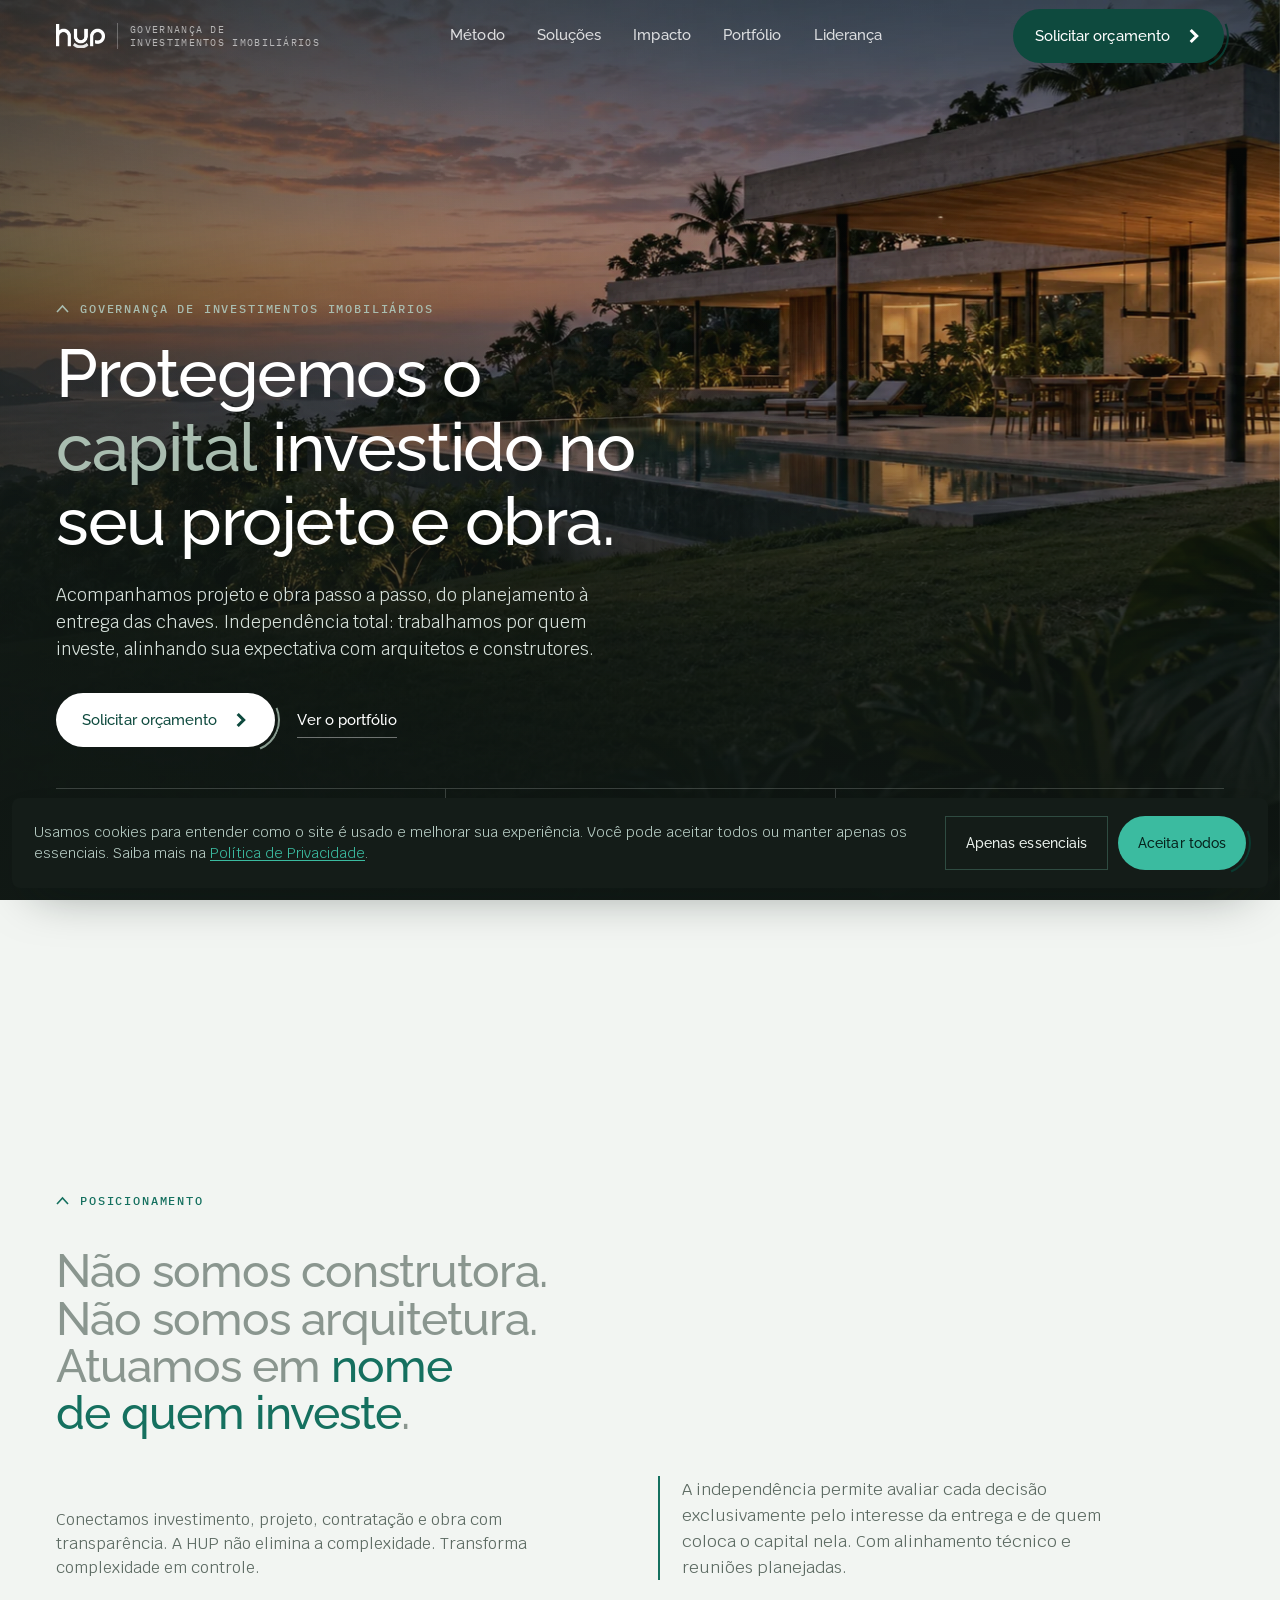
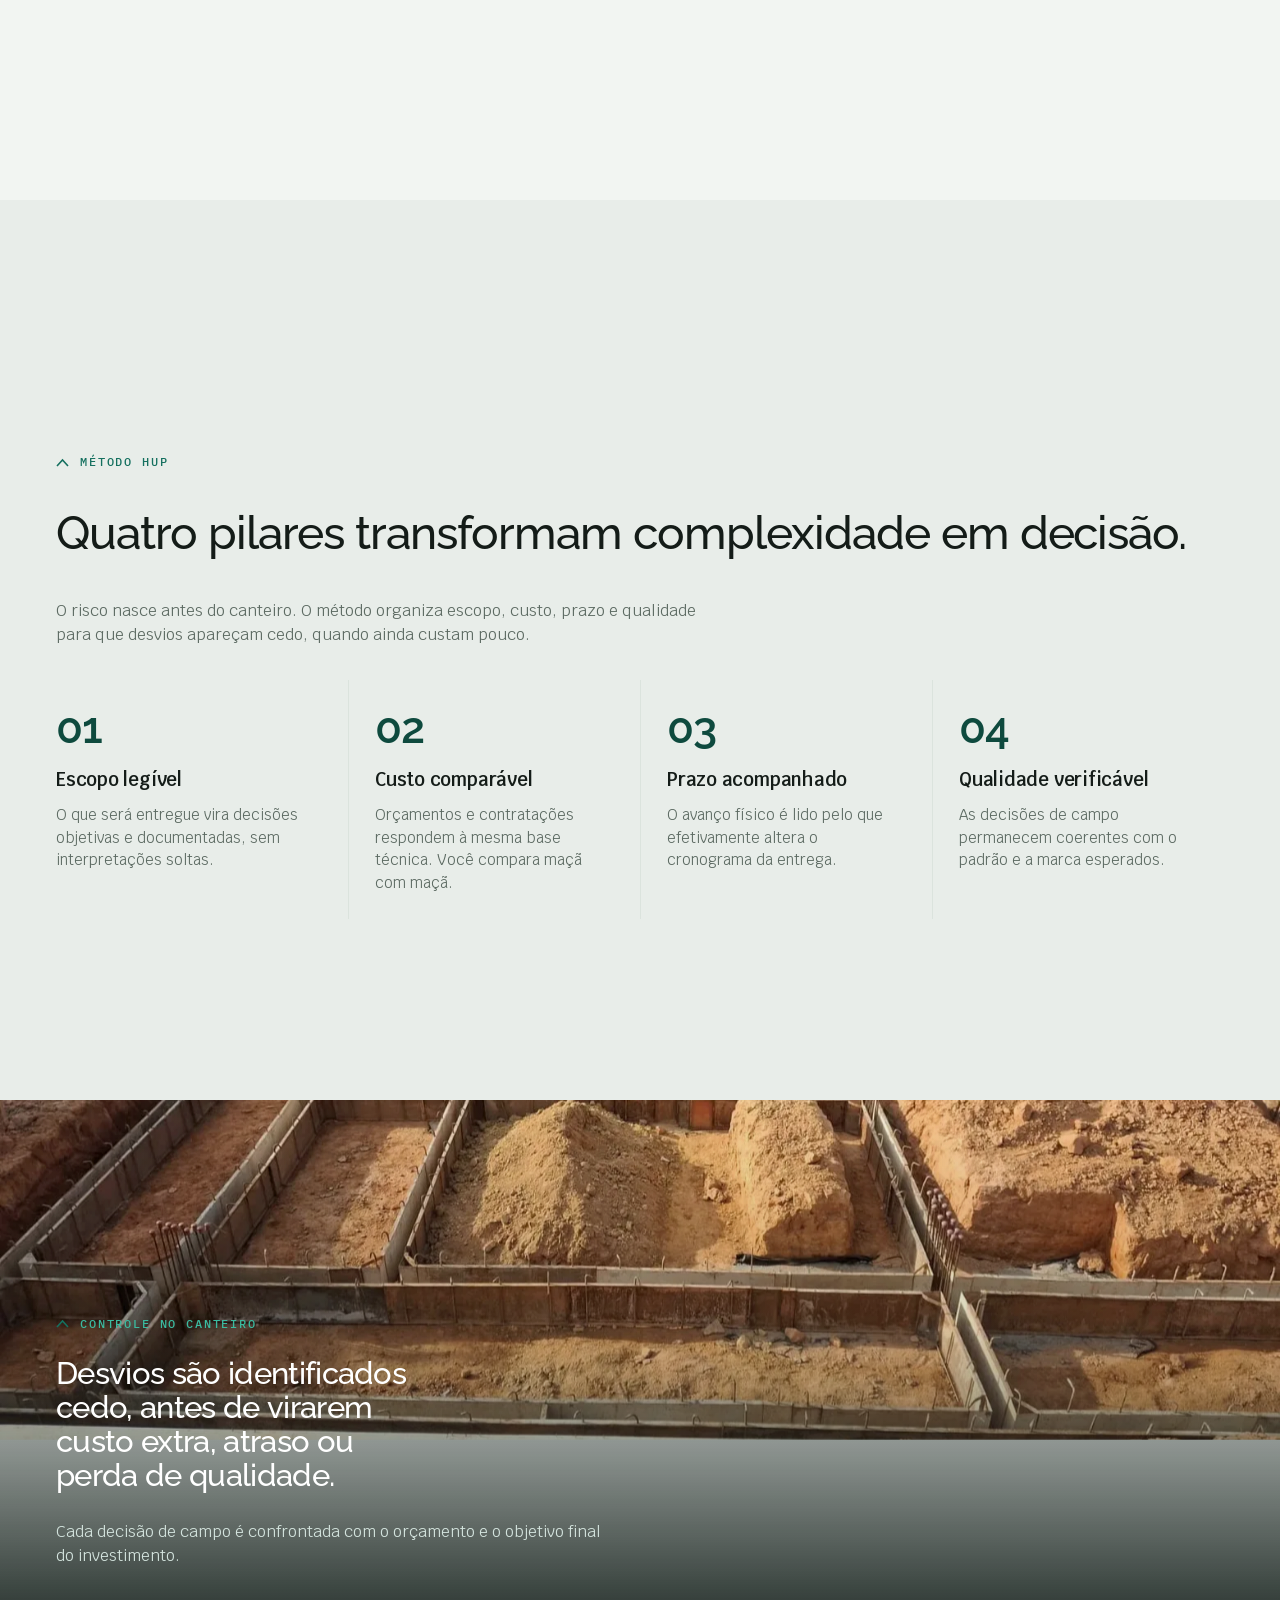
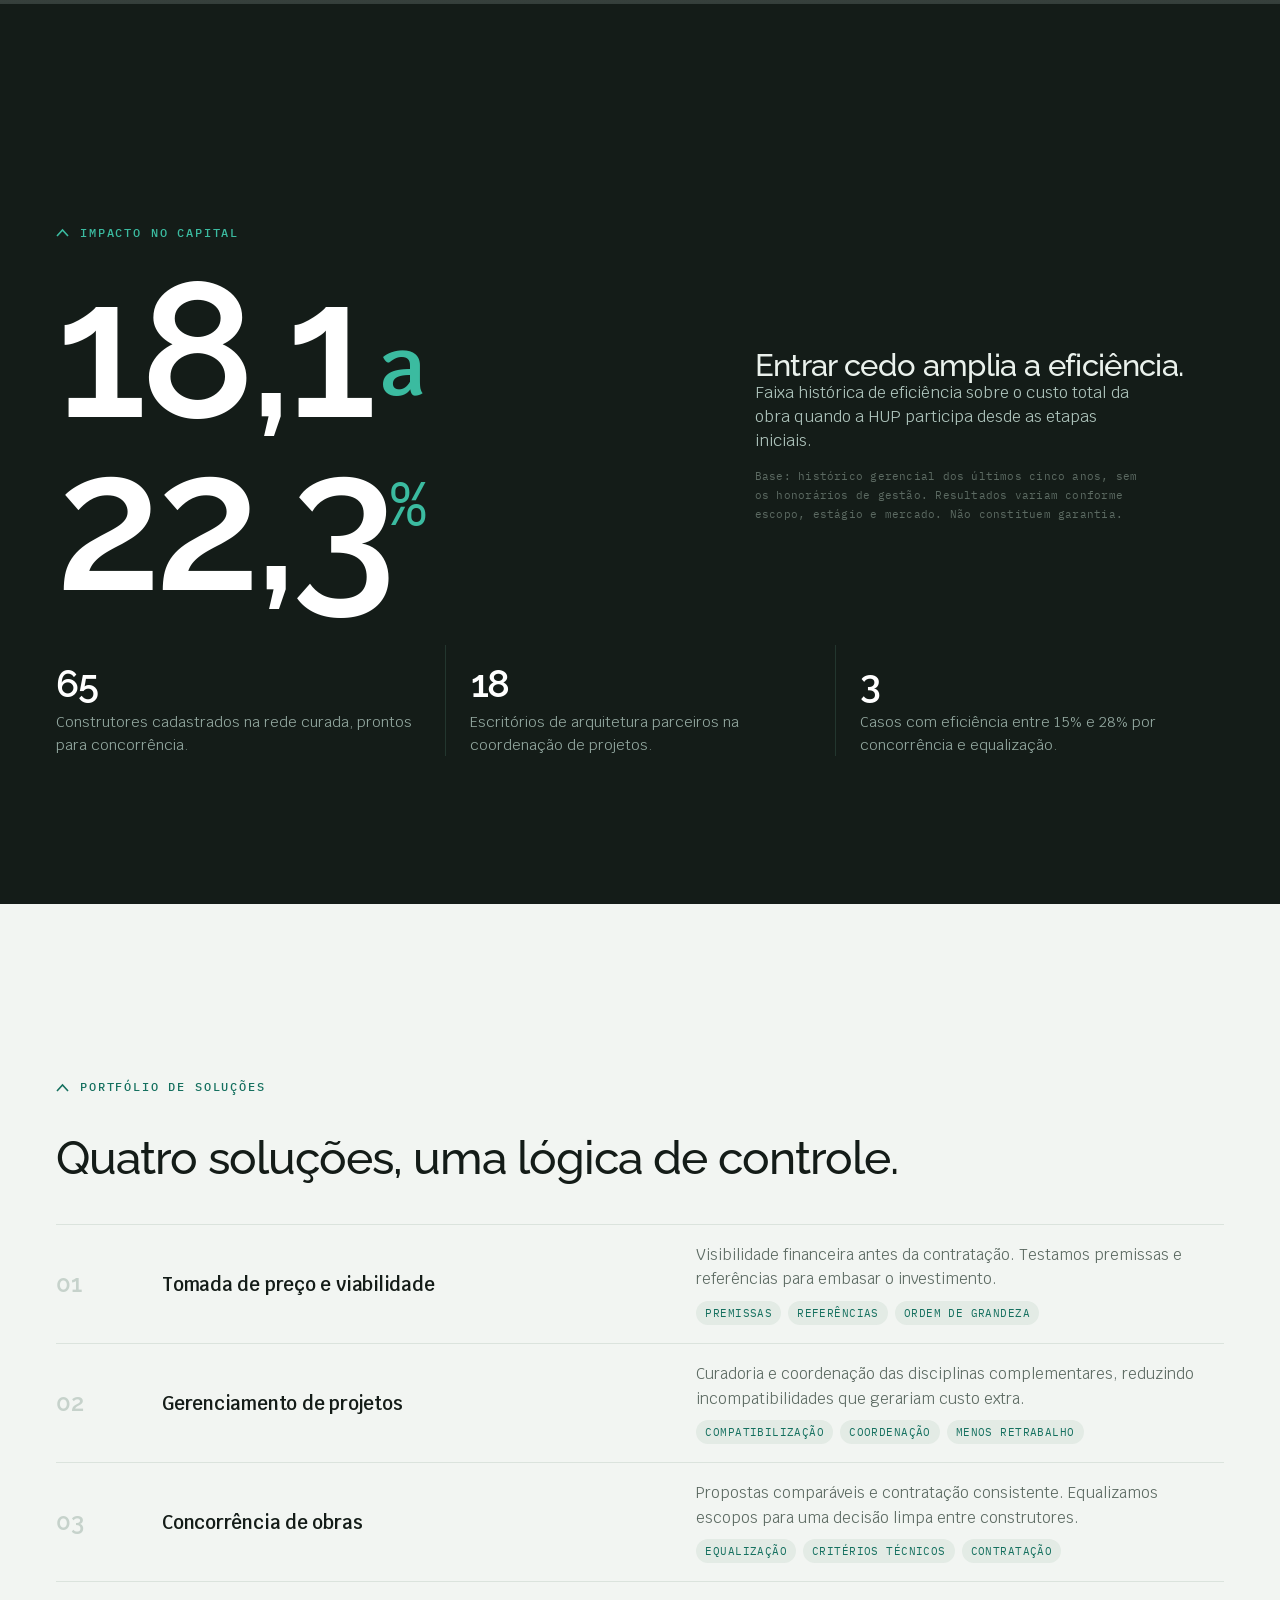
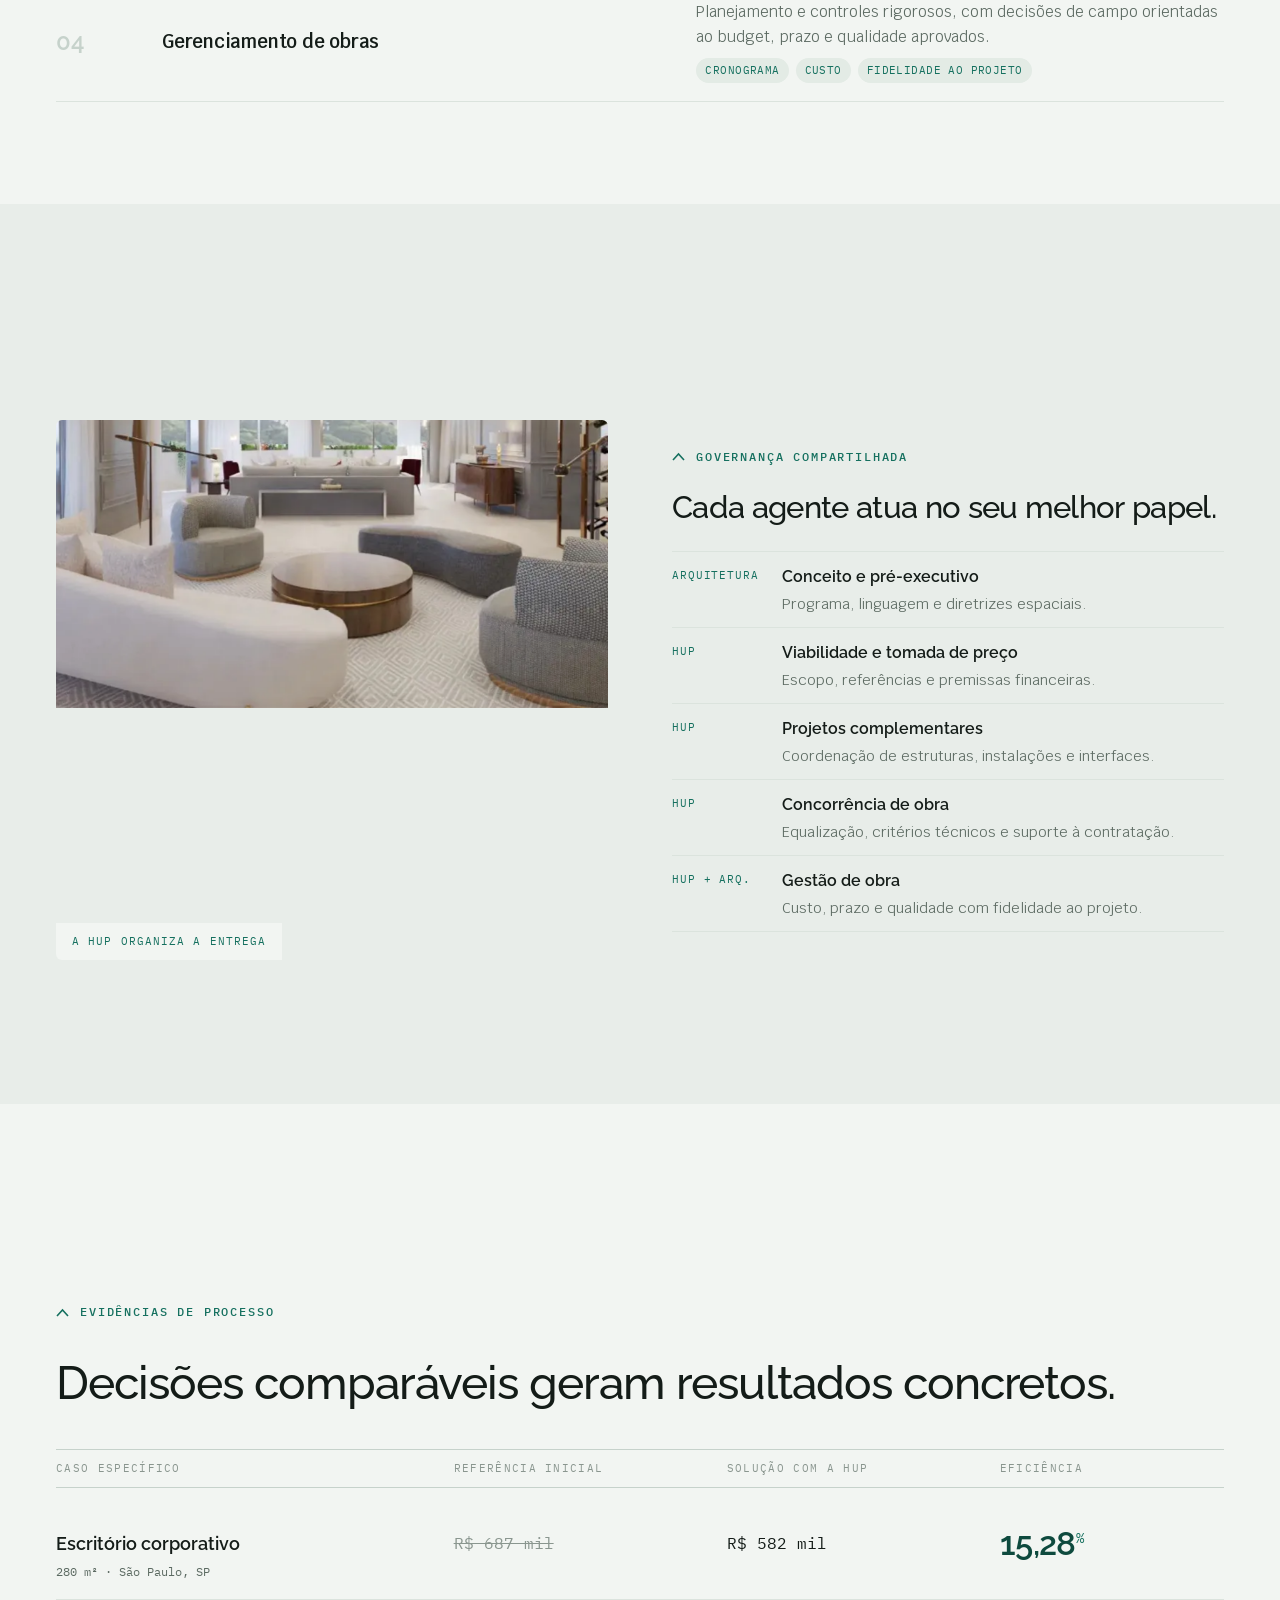
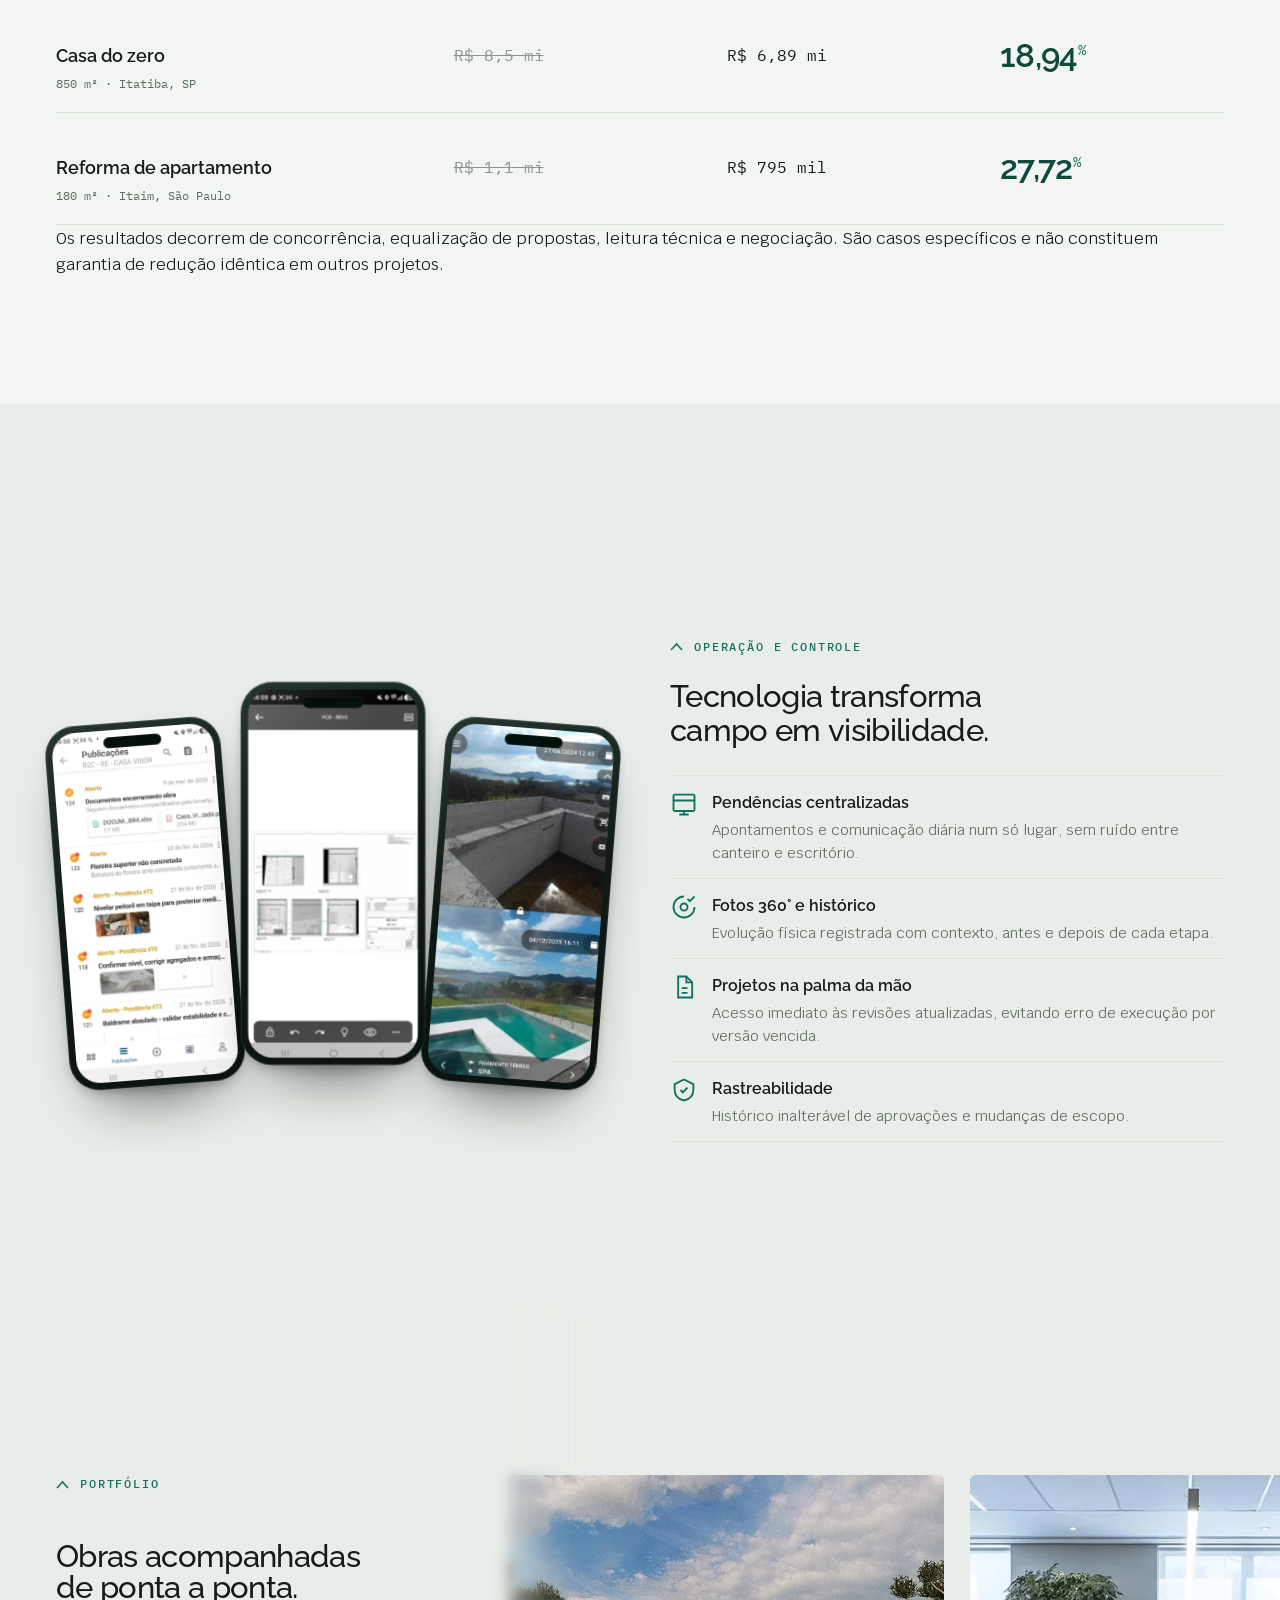
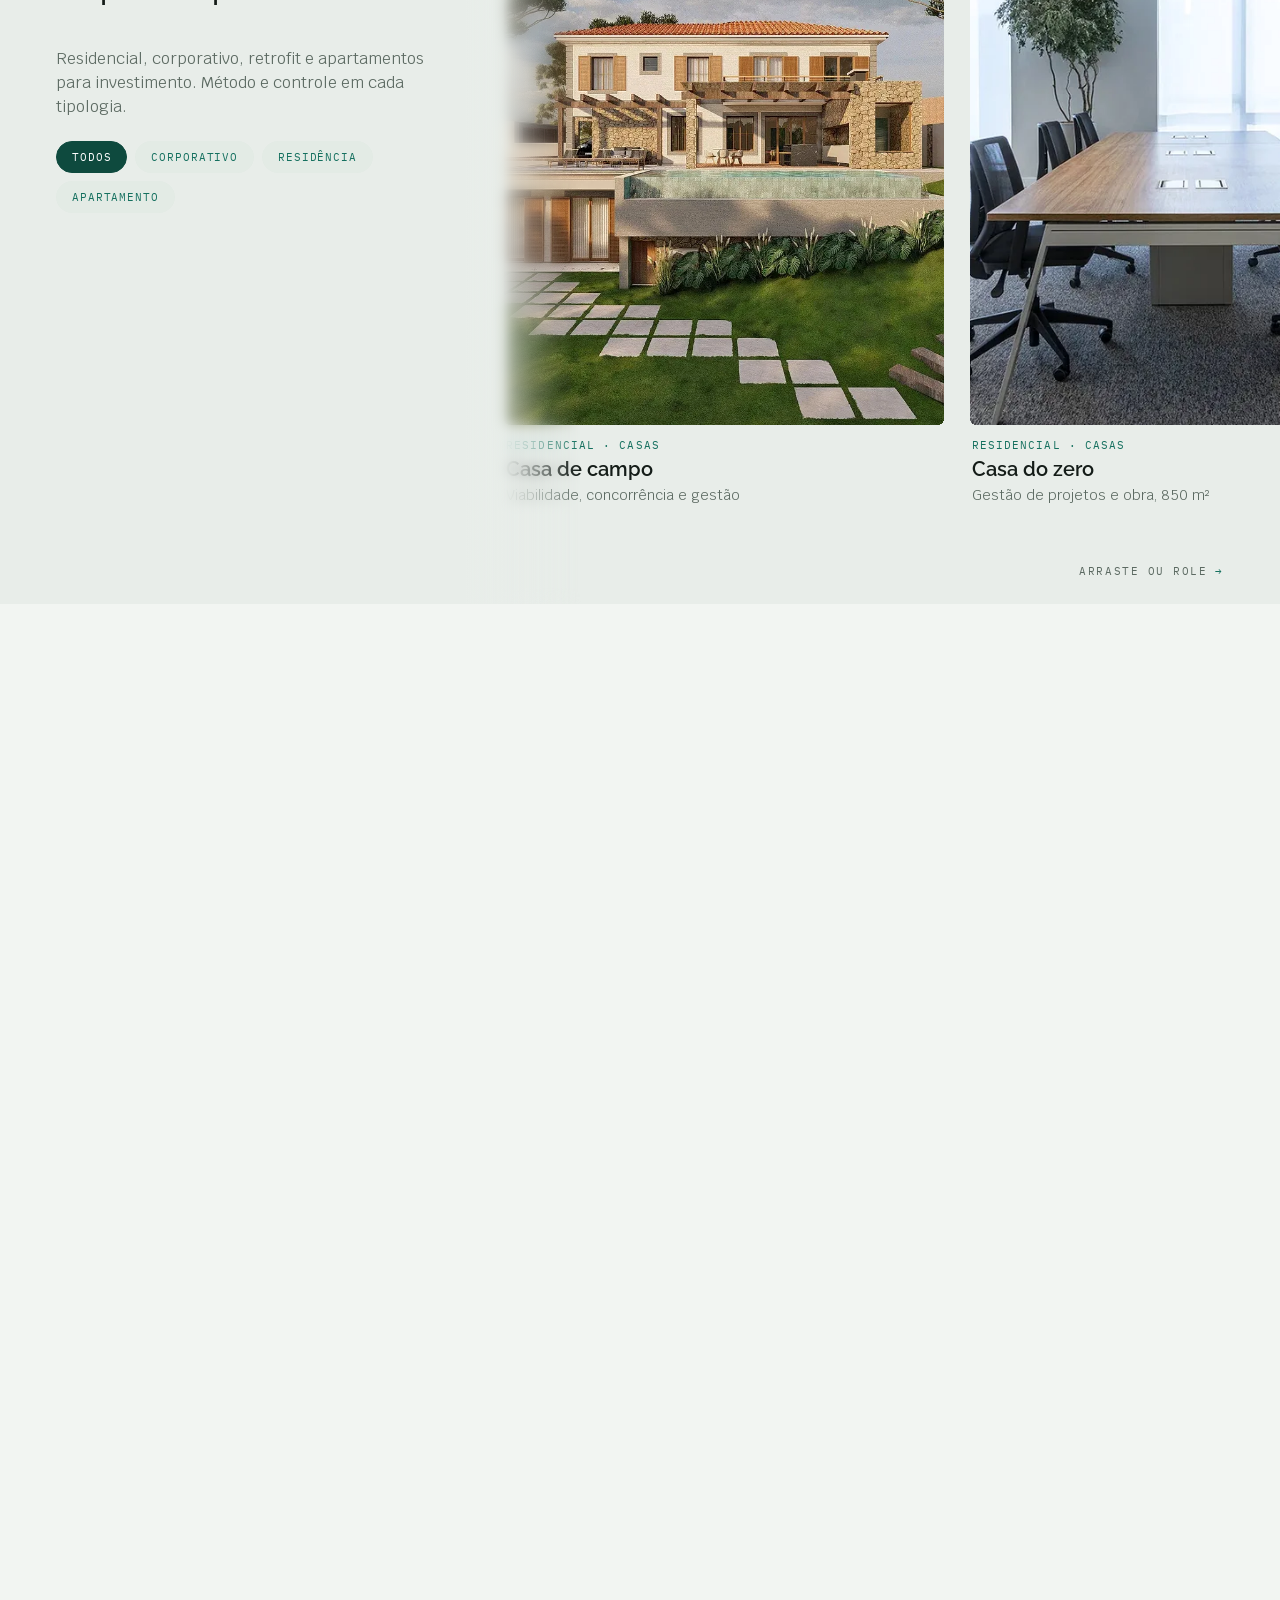
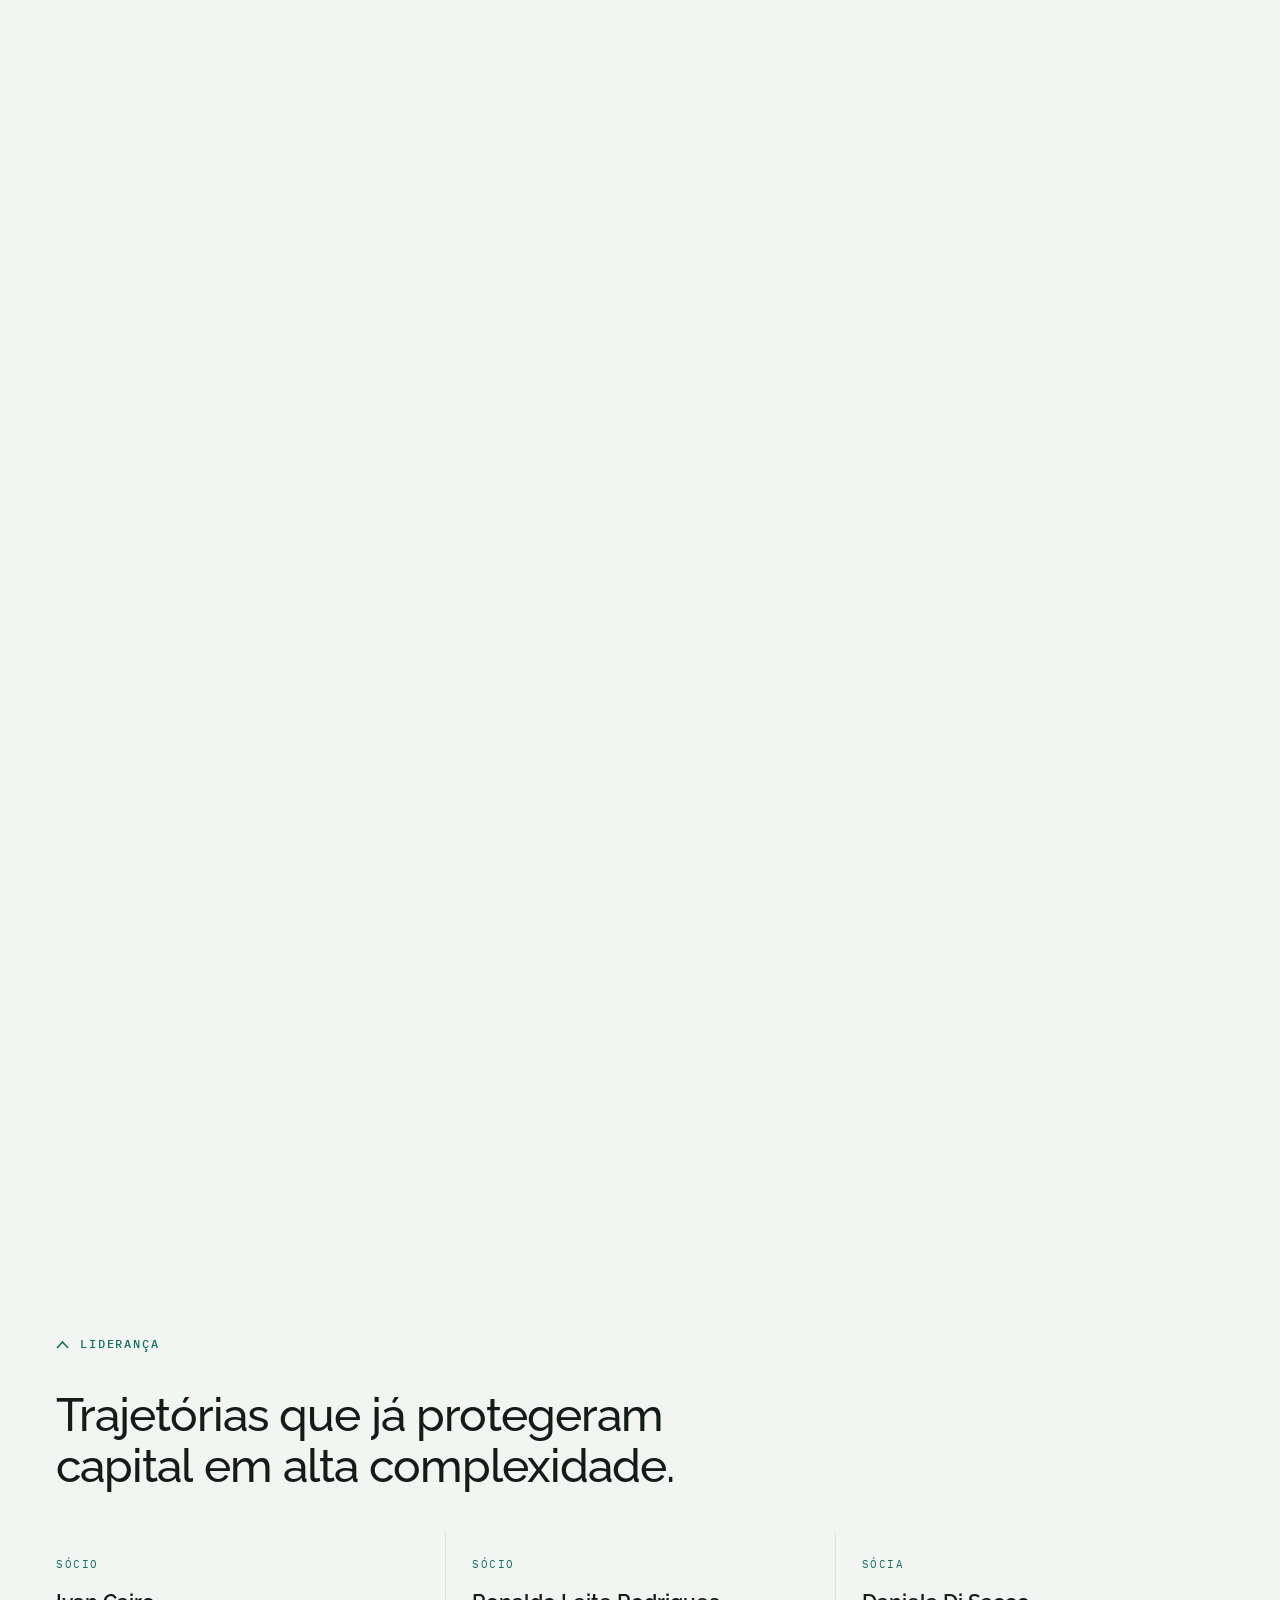
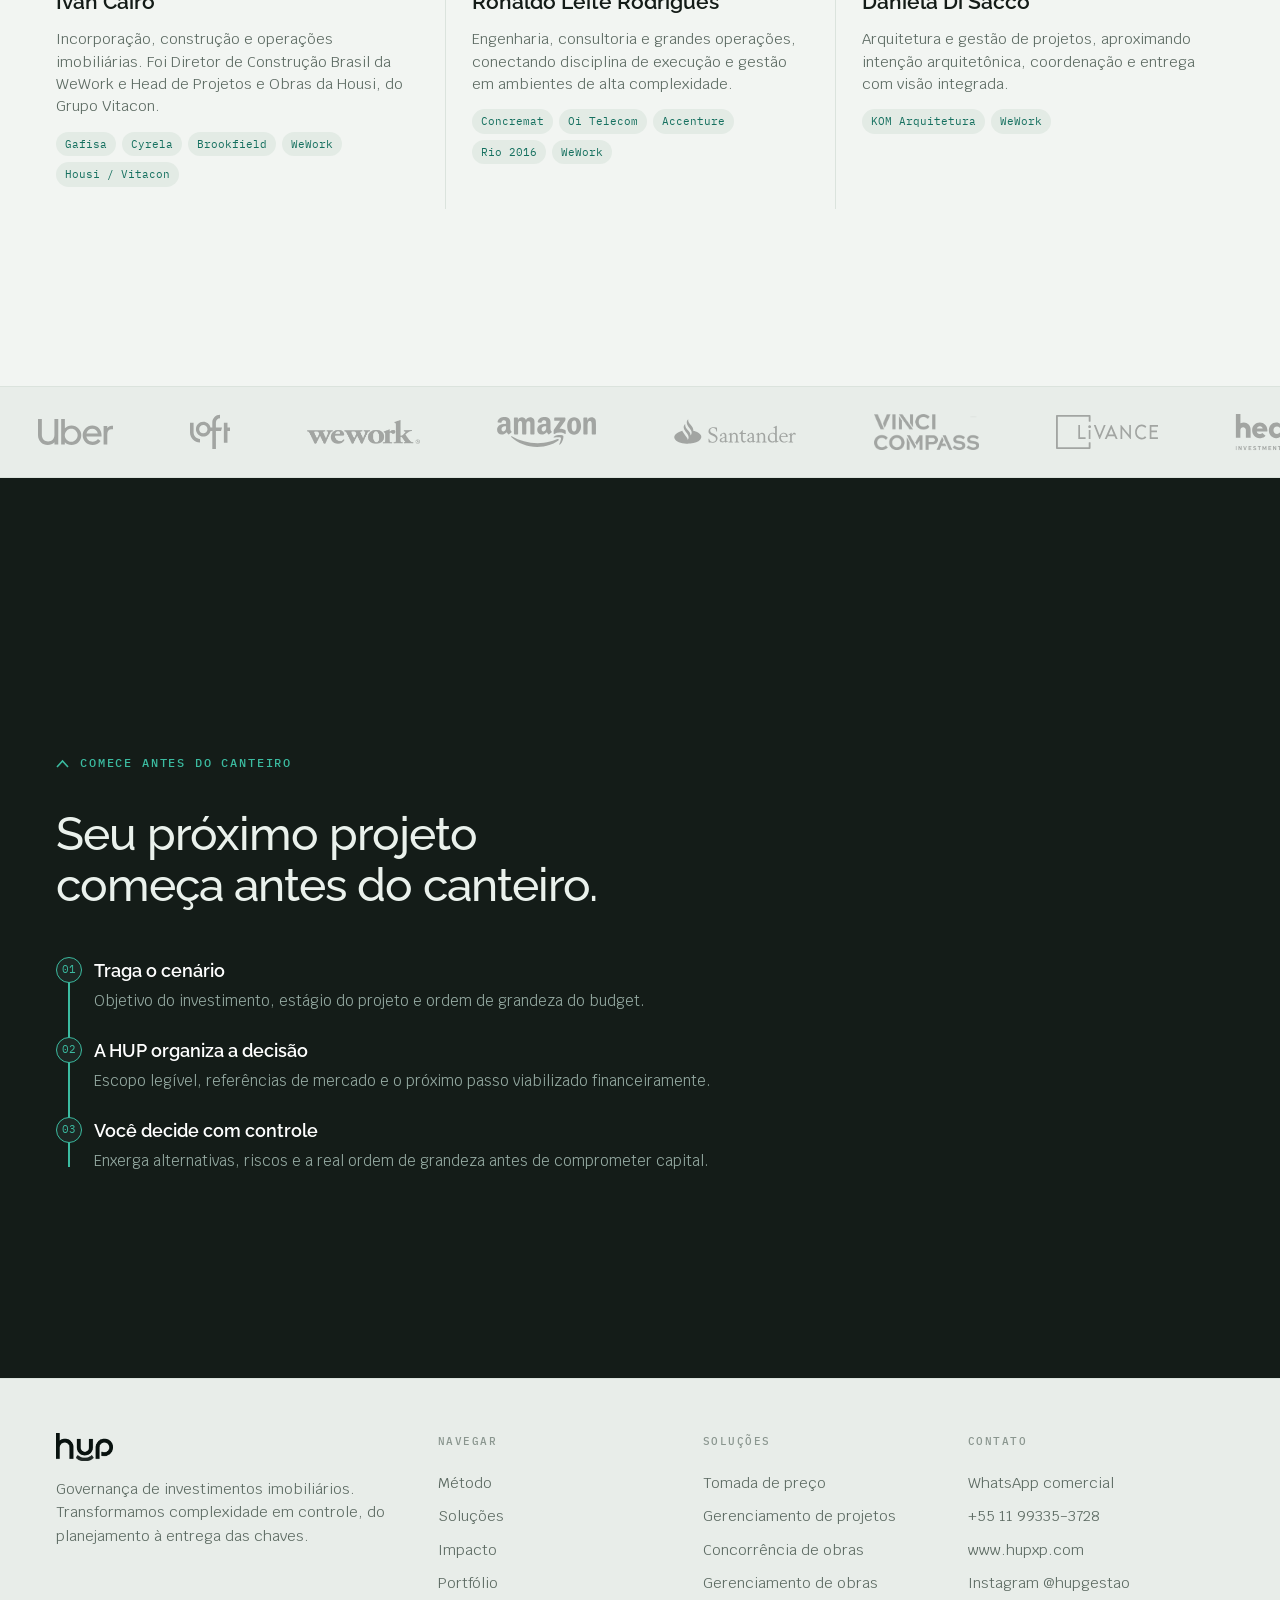
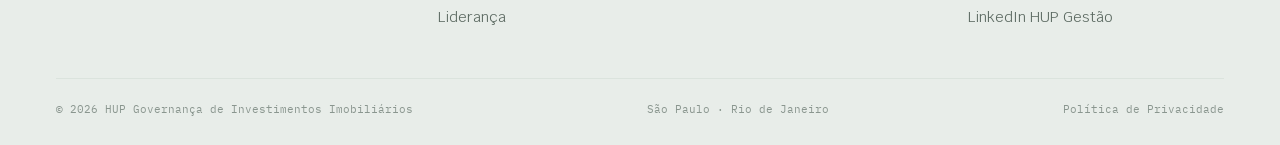
<file: deploy-vercel/index.html>
<!DOCTYPE html>
<html lang="pt-BR" data-motion="off">
<head>
<!-- BuildV: GTM -->
<script>(function(w,d,s,l,i){w[l]=w[l]||[];w[l].push({'gtm.start':
new Date().getTime(),event:'gtm.js'});var f=d.getElementsByTagName(s)[0],
j=d.createElement(s),dl=l!='dataLayer'?'&l='+l:'';j.async=true;j.src=
'https://www.googletagmanager.com/gtm.js?id='+i+dl;f.parentNode.insertBefore(j,f);
})(window,document,'script','dataLayer','GTM-534KFN2M');</script>
<!-- /BuildV: GTM -->
<meta charset="UTF-8">
<meta name="viewport" content="width=device-width, initial-scale=1">
<title>HUP · Governança de Investimentos Imobiliários</title>
<meta name="description" content="A HUP protege o capital investido no seu projeto e obra. Governança independente de investimentos imobiliários: viabilidade, concorrência e gestão de obra com transparência e controle.">
<meta name="theme-color" content="#F2F5F2">
<link rel="canonical" href="https://www.hupxp.com/">
<meta property="og:title" content="HUP · Governança de Investimentos Imobiliários">
<meta property="og:description" content="Não somos construtora nem escritório de arquitetura. Atuamos em nome de quem investe, do planejamento à entrega das chaves.">
<meta property="og:type" content="website">
<link rel="preconnect" href="https://fonts.googleapis.com">
<link rel="preconnect" href="https://fonts.gstatic.com" crossorigin>
<link href="https://fonts.googleapis.com/css2?family=Raleway:wght@400;500;600;700&family=Krub:wght@400;500;600&family=IBM+Plex+Mono:wght@400;500&display=swap" rel="stylesheet">
<link rel="stylesheet" href="assets/css/styles.css">
</head>
<body>
<!-- BuildV: GTM (noscript) -->
<noscript><iframe src="https://www.googletagmanager.com/ns.html?id=GTM-534KFN2M"
height="0" width="0" style="display:none;visibility:hidden"></iframe></noscript>
<!-- /BuildV: GTM (noscript) -->
<a href="#metodo" class="btn" style="position:absolute;left:-9999px;top:0;z-index:200" onfocus="this.style.left='12px';this.style.top='12px'" onblur="this.style.left='-9999px'">Pular para o conteúdo</a>
<div class="progress" data-progress aria-hidden="true"></div>

<!-- ============ HEADER ============ -->
<header class="site-header" data-solid="false">
  <div class="container bar">
    <a class="brand" href="#top" aria-label="HUP, página inicial">
      <img class="li" src="assets/img/logo-hup-ink.png" alt="HUP">
      <img class="lw" src="assets/img/logo-hup-white.png" alt="HUP">
      <span class="tag">Governança de<br>investimentos imobiliários</span>
    </a>
    <nav class="nav nav-links" aria-label="Principal">
      <a href="#metodo"><span class="no">01</span>Método<span class="u"></span></a>
      <a href="#solucoes"><span class="no">02</span>Soluções<span class="u"></span></a>
      <a href="#impacto"><span class="no">03</span>Impacto<span class="u"></span></a>
      <a href="#portfolio"><span class="no">04</span>Portfólio<span class="u"></span></a>
      <a href="#lideranca"><span class="no">05</span>Liderança<span class="u"></span></a>
    </nav>
    <button type="button" class="btn header-cta" data-cta style="padding:11px 22px"><span>Solicitar orçamento</span><svg class="arw" viewBox="0 0 12 12" fill="none" stroke="currentColor" stroke-width="1.7" aria-hidden="true"><path d="M3.5 1.5 8 6l-4.5 4.5"/></svg></button>
    <button class="burger" aria-label="Abrir menu" aria-expanded="false" data-burger><span></span><span></span><span></span></button>
  </div>
</header>

<!-- ============ DRAWER ============ -->
<div class="drawer" data-drawer>
  <div class="scrim" data-drawer-close></div>
  <div class="panel" role="dialog" aria-modal="true" aria-label="Menu">
    <div class="d-top">
      <img src="assets/img/logo-hup-ink.png" alt="HUP" style="height:22px">
      <button class="d-close" aria-label="Fechar menu" data-drawer-close>&times;</button>
    </div>
    <nav aria-label="Menu">
      <a href="#metodo" data-drawer-link><span class="no">01</span>Método</a>
      <a href="#solucoes" data-drawer-link><span class="no">02</span>Soluções</a>
      <a href="#impacto" data-drawer-link><span class="no">03</span>Impacto</a>
      <a href="#portfolio" data-drawer-link><span class="no">04</span>Portfólio</a>
      <a href="#lideranca" data-drawer-link><span class="no">05</span>Liderança</a>
      <a href="#contato" data-drawer-link><span class="no">06</span>Contato</a>
    </nav>
    <div class="d-foot">
      <button type="button" class="btn" data-cta><span>Solicitar orçamento</span><svg class="arw" viewBox="0 0 12 12" fill="none" stroke="currentColor" stroke-width="1.7" aria-hidden="true"><path d="M3.5 1.5 8 6l-4.5 4.5"/></svg></button>
      <div class="contact">+55 11 99335&#8209;3728<br>www.hupxp.com<br>@hupgestao</div>
    </div>
  </div>
</div>

<span id="top"></span>

<!-- ============ HERO (full-bleed, parallax) ============ -->
<section class="hero-wrap" data-bg="dark">
  <div class="hero" data-parallax-scene>
    <div class="media"><img src="assets/img/hero-v2.webp" alt="Residência de alto padrão ao entardecer, obra acompanhada pela HUP" data-parallax="0.09" fetchpriority="high"></div>
    <div class="veil" aria-hidden="true"></div>
    <div class="chev" aria-hidden="true"></div>
    <div class="container inner">
      <p class="eyebrow kick" data-reveal="soft"><svg class="cv" viewBox="0 0 13 9" fill="none" stroke="currentColor" stroke-width="1.6" aria-hidden="true"><path d="M1 8 6.5 2 12 8"/></svg>Governança de investimentos imobiliários</p>
      <h1 class="disp d1" data-hero-h>Protegemos o <span class="gr">capital</span> investido no seu projeto e obra.</h1>
      <p class="sub" data-reveal>Acompanhamos projeto e obra passo a passo, do planejamento à entrega das chaves. Independência total: trabalhamos por quem investe, alinhando sua expectativa com arquitetos e construtores.</p>
      <div class="actions" data-reveal>
        <button type="button" class="btn" data-cta><span>Solicitar orçamento</span><svg class="arw" viewBox="0 0 12 12" fill="none" stroke="currentColor" stroke-width="1.7" aria-hidden="true"><path d="M3.5 1.5 8 6l-4.5 4.5"/></svg></button>
        <a class="btn ghost" href="#portfolio"><span>Ver o portfólio</span><span class="ln"></span></a>
      </div>
      <div class="creds" data-reveal="soft">
        <div class="c"><svg class="cv" viewBox="0 0 13 9" fill="none" stroke="currentColor" stroke-width="1.6" aria-hidden="true"><path d="M1 8 6.5 2 12 8"/></svg><span><b>Independência total.</b> Alinhamos sua expectativa com arquitetos e construtores.</span></div>
        <div class="c"><svg class="cv" viewBox="0 0 13 9" fill="none" stroke="currentColor" stroke-width="1.6" aria-hidden="true"><path d="M1 8 6.5 2 12 8"/></svg><span><b>18,1% a 22,3%</b> de eficiência quando entramos desde o início.</span></div>
        <div class="c"><svg class="cv" viewBox="0 0 13 9" fill="none" stroke="currentColor" stroke-width="1.6" aria-hidden="true"><path d="M1 8 6.5 2 12 8"/></svg><span><b>Rede curada</b> de 65 construtores e 18 escritórios de arquitetura.</span></div>
      </div>
    </div>
  </div>
</section>

<!-- ============ MANIFESTO ============ -->
<section class="chapter manifesto" data-bg="light" id="posicionamento">
  <div class="container">
    <p class="eyebrow" data-reveal="soft"><svg class="cv" viewBox="0 0 13 9" fill="none" stroke="currentColor" stroke-width="1.6" aria-hidden="true"><path d="M1 8 6.5 2 12 8"/></svg>Posicionamento</p>
    <h2 class="disp d2 stmt" aria-label="Não somos construtora. Não somos arquitetura. Atuamos em nome de quem investe.">
      <span class="l">Não somos construtora.</span>
      <span class="l">Não somos arquitetura.</span>
      <span class="l">Atuamos em <span class="gr">nome de quem investe</span>.</span>
    </h2>
    <div class="foot">
      <p class="lede" data-reveal>Conectamos investimento, projeto, contratação e obra com transparência. A HUP não elimina a complexidade. Transforma complexidade em controle.</p>
      <p class="note" data-reveal>A independência permite avaliar cada decisão exclusivamente pelo interesse da entrega e de quem coloca o capital nela. Com alinhamento técnico e reuniões planejadas.</p>
    </div>
  </div>
</section>

<!-- ============ MÉTODO ============ -->
<section class="chapter pad-2" data-bg="light" id="metodo">
  <div class="container">
    <div class="head-row">
      <p class="eyebrow" data-reveal="soft"><svg class="cv" viewBox="0 0 13 9" fill="none" stroke="currentColor" stroke-width="1.6" aria-hidden="true"><path d="M1 8 6.5 2 12 8"/></svg>Método HUP</p>
      <h2 class="disp d2" data-reveal="soft">Quatro pilares transformam complexidade em decisão.</h2>
      <p class="lede" data-reveal>O risco nasce antes do canteiro. O método organiza escopo, custo, prazo e qualidade para que desvios apareçam cedo, quando ainda custam pouco.</p>
    </div>
    <div class="pillars">
      <div class="pillar" data-reveal><div class="n">01</div><h3 class="d4">Escopo legível</h3><p>O que será entregue vira decisões objetivas e documentadas, sem interpretações soltas.</p></div>
      <div class="pillar" data-reveal><div class="n">02</div><h3 class="d4">Custo comparável</h3><p>Orçamentos e contratações respondem à mesma base técnica. Você compara maçã com maçã.</p></div>
      <div class="pillar" data-reveal><div class="n">03</div><h3 class="d4">Prazo acompanhado</h3><p>O avanço físico é lido pelo que efetivamente altera o cronograma da entrega.</p></div>
      <div class="pillar" data-reveal><div class="n">04</div><h3 class="d4">Qualidade verificável</h3><p>As decisões de campo permanecem coerentes com o padrão e a marca esperados.</p></div>
    </div>
  </div>
</section>

<!-- ============ BREAK ============ -->
<section class="break" data-bg="dark" data-parallax-scene>
  <div class="media"><img src="assets/img/break-fundacao.webp" alt="Fundação em execução com armação e controle técnico de campo" data-parallax="0.09"></div>
  <div class="veil" aria-hidden="true"></div>
  <div class="container inner">
    <p class="eyebrow" data-reveal="soft"><svg class="cv" viewBox="0 0 13 9" fill="none" stroke="currentColor" stroke-width="1.6" aria-hidden="true"><path d="M1 8 6.5 2 12 8"/></svg>Controle no canteiro</p>
    <h2 class="disp d3" data-reveal="soft">Desvios são identificados cedo, antes de virarem custo extra, atraso ou perda de qualidade.</h2>
    <p class="lede" data-reveal>Cada decisão de campo é confrontada com o orçamento e o objetivo final do investimento.</p>
  </div>
</section>

<!-- ============ IMPACTO (escuro, big number) ============ -->
<section class="chapter on-dark impact" data-bg="dark" id="impacto">
  <div class="container">
    <p class="eyebrow" data-reveal="soft"><svg class="cv" viewBox="0 0 13 9" fill="none" stroke="currentColor" stroke-width="1.6" aria-hidden="true"><path d="M1 8 6.5 2 12 8"/></svg>Impacto no capital</p>
    <div class="row">
      <div class="figure big" data-reveal="soft"><span data-count="18.1" data-dec="1">18,1</span><span class="to">a</span><span data-count="22.3" data-dec="1">22,3</span><span class="pct">%</span></div>
      <div>
        <p class="d3 disp" data-reveal>Entrar cedo amplia a eficiência.</p>
        <p class="caption lede" data-reveal>Faixa histórica de eficiência sobre o custo total da obra quando a HUP participa desde as etapas iniciais.
          <span class="src">Base: histórico gerencial dos últimos cinco anos, sem os honorários de gestão. Resultados variam conforme escopo, estágio e mercado. Não constituem garantia.</span></p>
      </div>
    </div>
    <div class="trio">
      <div class="t" data-reveal><div class="tn big"><span data-count="65">65</span></div><p>Construtores cadastrados na rede curada, prontos para concorrência.</p></div>
      <div class="t" data-reveal><div class="tn big"><span data-count="18">18</span></div><p>Escritórios de arquitetura parceiros na coordenação de projetos.</p></div>
      <div class="t" data-reveal><div class="tn big"><span data-count="3">3</span></div><p>Casos com eficiência entre 15% e 28% por concorrência e equalização.</p></div>
    </div>
  </div>
</section>

<!-- ============ SOLUÇÕES ============ -->
<section class="chapter" data-bg="light" id="solucoes">
  <div class="container">
    <div class="head-row">
      <p class="eyebrow" data-reveal="soft"><svg class="cv" viewBox="0 0 13 9" fill="none" stroke="currentColor" stroke-width="1.6" aria-hidden="true"><path d="M1 8 6.5 2 12 8"/></svg>Portfólio de soluções</p>
      <h2 class="disp d2" data-reveal="soft">Quatro soluções, uma lógica de controle.</h2>
    </div>
    <div class="services">
      <div class="srow" data-reveal="soft"><div class="n">01</div><h3 class="d4">Tomada de preço e viabilidade</h3><div class="desc">Visibilidade financeira antes da contratação. Testamos premissas e referências para embasar o investimento.<div class="tags"><span>Premissas</span><span>Referências</span><span>Ordem de grandeza</span></div></div><div class="bar"></div></div>
      <div class="srow" data-reveal="soft"><div class="n">02</div><h3 class="d4">Gerenciamento de projetos</h3><div class="desc">Curadoria e coordenação das disciplinas complementares, reduzindo incompatibilidades que gerariam custo extra.<div class="tags"><span>Compatibilização</span><span>Coordenação</span><span>Menos retrabalho</span></div></div><div class="bar"></div></div>
      <div class="srow" data-reveal="soft"><div class="n">03</div><h3 class="d4">Concorrência de obras</h3><div class="desc">Propostas comparáveis e contratação consistente. Equalizamos escopos para uma decisão limpa entre construtores.<div class="tags"><span>Equalização</span><span>Critérios técnicos</span><span>Contratação</span></div></div><div class="bar"></div></div>
      <div class="srow" data-reveal="soft"><div class="n">04</div><h3 class="d4">Gerenciamento de obras</h3><div class="desc">Planejamento e controles rigorosos, com decisões de campo orientadas ao budget, prazo e qualidade aprovados.<div class="tags"><span>Cronograma</span><span>Custo</span><span>Fidelidade ao projeto</span></div></div><div class="bar"></div></div>
    </div>
  </div>
</section>

<!-- ============ SPLIT ============ -->
<section class="chapter pad-2" data-bg="light">
  <div class="container split">
    <figure class="fig" data-reveal="soft">
      <img src="assets/img/break-interior.webp" alt="Ambiente residencial de alto padrão entregue sob gestão da HUP" data-parallax="0.05">
      <figcaption class="cap">A HUP organiza a entrega</figcaption>
    </figure>
    <div>
      <p class="eyebrow" data-reveal="soft"><svg class="cv" viewBox="0 0 13 9" fill="none" stroke="currentColor" stroke-width="1.6" aria-hidden="true"><path d="M1 8 6.5 2 12 8"/></svg>Governança compartilhada</p>
      <h2 class="disp d3" data-reveal="soft">Cada agente atua no seu melhor papel.</h2>
      <div class="steps-v" data-reveal>
        <div class="sv"><div class="who">Arquitetura</div><div><h4>Conceito e pré-executivo</h4><p>Programa, linguagem e diretrizes espaciais.</p></div></div>
        <div class="sv"><div class="who">HUP</div><div><h4>Viabilidade e tomada de preço</h4><p>Escopo, referências e premissas financeiras.</p></div></div>
        <div class="sv"><div class="who">HUP</div><div><h4>Projetos complementares</h4><p>Coordenação de estruturas, instalações e interfaces.</p></div></div>
        <div class="sv"><div class="who">HUP</div><div><h4>Concorrência de obra</h4><p>Equalização, critérios técnicos e suporte à contratação.</p></div></div>
        <div class="sv"><div class="who">HUP + Arq.</div><div><h4>Gestão de obra</h4><p>Custo, prazo e qualidade com fidelidade ao projeto.</p></div></div>
      </div>
    </div>
  </div>
</section>

<!-- ============ CASOS ============ -->
<section class="chapter" data-bg="light" id="casos">
  <div class="container">
    <div class="head-row">
      <p class="eyebrow" data-reveal="soft"><svg class="cv" viewBox="0 0 13 9" fill="none" stroke="currentColor" stroke-width="1.6" aria-hidden="true"><path d="M1 8 6.5 2 12 8"/></svg>Evidências de processo</p>
      <h2 class="disp d2" data-reveal="soft">Decisões comparáveis geram resultados concretos.</h2>
    </div>
    <div class="cases" data-reveal="soft">
      <div class="case h"><span>Caso específico</span><span>Referência inicial</span><span>Solução com a HUP</span><span>Eficiência</span></div>
      <div class="case"><div class="obj"><h4>Escritório corporativo</h4><div class="meta">280 m² · São Paulo, SP</div></div><div class="val ref"><span class="lbl">Referência</span>R$ 687 mil</div><div class="val"><span class="lbl">Com a HUP</span>R$ 582 mil</div><div class="eff"><span data-count="15.28" data-dec="2">15,28</span><span class="pct">%</span></div></div>
      <div class="case"><div class="obj"><h4>Casa do zero</h4><div class="meta">850 m² · Itatiba, SP</div></div><div class="val ref"><span class="lbl">Referência</span>R$ 8,5 mi</div><div class="val"><span class="lbl">Com a HUP</span>R$ 6,89 mi</div><div class="eff"><span data-count="18.94" data-dec="2">18,94</span><span class="pct">%</span></div></div>
      <div class="case"><div class="obj"><h4>Reforma de apartamento</h4><div class="meta">180 m² · Itaim, São Paulo</div></div><div class="val ref"><span class="lbl">Referência</span>R$ 1,1 mi</div><div class="val"><span class="lbl">Com a HUP</span>R$ 795 mil</div><div class="eff"><span data-count="27.72" data-dec="2">27,72</span><span class="pct">%</span></div></div>
    </div>
    <p class="disc">Os resultados decorrem de concorrência, equalização de propostas, leitura técnica e negociação. São casos específicos e não constituem garantia de redução idêntica em outros projetos.</p>
  </div>
</section>

<!-- ============ TECNOLOGIA ============ -->
<section class="chapter pad-2 tech" data-bg="light" id="tecnologia">
  <div class="container">
    <div class="grid">
      <div class="phones" data-reveal="soft">
        <div class="ph"><img src="assets/img/app-1.webp" alt="Aplicativo de gestão: apontamentos e pendências da obra"></div>
        <div class="ph"><img src="assets/img/app-2.webp" alt="Aplicativo de gestão: projetos e revisões na palma da mão"></div>
        <div class="ph"><img src="assets/img/app-3.webp" alt="Aplicativo de gestão: fotos 360 e histórico da evolução física"></div>
      </div>
      <div>
        <p class="eyebrow" data-reveal="soft"><svg class="cv" viewBox="0 0 13 9" fill="none" stroke="currentColor" stroke-width="1.6" aria-hidden="true"><path d="M1 8 6.5 2 12 8"/></svg>Operação e controle</p>
        <h2 class="disp d3" data-reveal="soft">Tecnologia transforma campo em visibilidade.</h2>
        <div class="flist" data-reveal>
          <div class="f"><svg class="ic" viewBox="0 0 24 24" fill="none" stroke="currentColor" stroke-width="1.6" aria-hidden="true"><rect x="3" y="4" width="18" height="14" rx="1"/><path d="M3 9h18M8 21h8M12 18v3"/></svg><div><h4>Pendências centralizadas</h4><p>Apontamentos e comunicação diária num só lugar, sem ruído entre canteiro e escritório.</p></div></div>
          <div class="f"><svg class="ic" viewBox="0 0 24 24" fill="none" stroke="currentColor" stroke-width="1.6" aria-hidden="true"><path d="M12 3a9 9 0 1 0 9 9"/><path d="M21 3l-4 4-2-2"/><circle cx="12" cy="12" r="3"/></svg><div><h4>Fotos 360° e histórico</h4><p>Evolução física registrada com contexto, antes e depois de cada etapa.</p></div></div>
          <div class="f"><svg class="ic" viewBox="0 0 24 24" fill="none" stroke="currentColor" stroke-width="1.6" aria-hidden="true"><path d="M7 3h7l5 5v13H7z"/><path d="M14 3v5h5M10 13h5M10 17h5"/></svg><div><h4>Projetos na palma da mão</h4><p>Acesso imediato às revisões atualizadas, evitando erro de execução por versão vencida.</p></div></div>
          <div class="f"><svg class="ic" viewBox="0 0 24 24" fill="none" stroke="currentColor" stroke-width="1.6" aria-hidden="true"><path d="M12 3l8 4v5c0 5-3.5 8-8 9-4.5-1-8-4-8-9V7z"/><path d="M9 12l2 2 4-4"/></svg><div><h4>Rastreabilidade</h4><p>Histórico inalterável de aprovações e mudanças de escopo.</p></div></div>
        </div>
      </div>
    </div>
  </div>
</section>

<!-- ============ PORTFÓLIO (cena horizontal travada) ============ -->
<section class="pf-scene" data-bg="light" id="portfolio" data-pin="off" data-pf-scene>
  <div class="pf-sticky" data-pf-sticky>
    <div class="pf-intro">
        <p class="eyebrow" data-reveal="soft"><svg class="cv" viewBox="0 0 13 9" fill="none" stroke="currentColor" stroke-width="1.6" aria-hidden="true"><path d="M1 8 6.5 2 12 8"/></svg>Portfólio</p>
        <h2 class="disp d3" data-reveal="soft">Obras acompanhadas de ponta a ponta.</h2>
        <p class="lede" data-reveal style="margin-top:18px">Residencial, corporativo, retrofit e apartamentos para investimento. Método e controle em cada tipologia.</p>
        <div class="pf-filter" data-pf-filter data-reveal role="group" aria-label="Filtrar portfólio por tipo de obra">
          <button type="button" class="pf-f is-active" data-filter="all" aria-pressed="true">Todos</button>
          <button type="button" class="pf-f" data-filter="corporativo" aria-pressed="false">Corporativo</button>
          <button type="button" class="pf-f" data-filter="residencia" aria-pressed="false">Residência</button>
          <button type="button" class="pf-f" data-filter="apartamento" aria-pressed="false">Apartamento</button>
        </div>
    </div>
    <div class="pf-track" data-pf-track>
      <button class="pcard" data-type="residencia" data-gallery="assets/img/portfolio/residencial-serra.webp" data-title="Casa de campo · condomínio fechado" data-city="Interior de São Paulo">
        <span class="cover"><span class="idx">01</span><img src="assets/img/portfolio/residencial-serra.webp" alt="Residência de campo em condomínio de alto padrão"><span class="zoom" aria-hidden="true">+</span></span>
        <span class="meta"><span class="city">Residencial · casas</span><h3>Casa de campo</h3><span class="scope">Viabilidade, concorrência e gestão</span></span>
      </button>
      <button class="pcard" data-type="residencia" data-gallery="assets/img/portfolio/residencial-casa.webp" data-title="Casa do zero" data-city="Itatiba, SP">
        <span class="cover"><span class="idx">02</span><img src="assets/img/portfolio/residencial-casa.webp" alt="Casa contemporânea de alto padrão com piscina"><span class="zoom" aria-hidden="true">+</span></span>
        <span class="meta"><span class="city">Residencial · casas</span><h3>Casa do zero</h3><span class="scope">Gestão de projetos e obra, 850 m²</span></span>
      </button>
      <button class="pcard" data-type="apartamento" data-gallery="assets/img/portfolio/reforma-apto.webp" data-title="Reforma de alto padrão" data-city="Itaim, São Paulo">
        <span class="cover"><span class="idx">03</span><img src="assets/img/portfolio/reforma-apto.webp" alt="Sala de estar de apartamento reformado em alto padrão"><span class="zoom" aria-hidden="true">+</span></span>
        <span class="meta"><span class="city">Residencial · reformas</span><h3>Reforma de apto</h3><span class="scope">Gestão de obra e concorrência</span></span>
      </button>
      <button class="pcard" data-type="corporativo" data-gallery="assets/img/portfolio/corporativo.webp" data-title="Columbia · escritório corporativo" data-city="São Paulo, SP">
        <span class="cover"><span class="idx">04</span><img src="assets/img/portfolio/corporativo.webp" alt="Escritório corporativo entregue sob gestão da HUP"><span class="zoom" aria-hidden="true">+</span></span>
        <span class="meta"><span class="city">Corporativo</span><h3>Columbia</h3><span class="scope">Implantação com operação preservada</span></span>
      </button>
      <button class="pcard" data-type="corporativo" data-gallery="assets/img/portfolio/comercial.webp" data-title="Operação comercial · retrofit" data-city="São Paulo, SP">
        <span class="cover"><span class="idx">05</span><img src="assets/img/portfolio/comercial.webp" alt="Ambiente comercial em retrofit de alto padrão"><span class="zoom" aria-hidden="true">+</span></span>
        <span class="meta"><span class="city">Corporativo · retrofit</span><h3>Operação comercial</h3><span class="scope">Reforma com cronograma respeitado</span></span>
      </button>
      <button class="pcard" data-type="apartamento" data-gallery="assets/img/portfolio/shortstay.webp" data-title="Short stay para renda" data-city="Vila Clementino, SP">
        <span class="cover"><span class="idx">06</span><img src="assets/img/portfolio/shortstay.webp" alt="Studio para investimento pronto para operar e gerar renda"><span class="zoom" aria-hidden="true">+</span></span>
        <span class="meta"><span class="city">Apartamentos para renda</span><h3>Short stay</h3><span class="scope">Da chave à unidade pronta para operar</span></span>
      </button>
      <div class="pf-end" aria-hidden="true"></div>
    </div>
    <div class="pf-fade" aria-hidden="true"></div>
    <div class="pf-hint" aria-hidden="true">Arraste ou role <span class="ar">→</span></div>
  </div>
</section>

<!-- ============ LIDERANÇA ============ -->
<section class="chapter" data-bg="light" id="lideranca">
  <div class="container">
    <div class="head-row">
      <p class="eyebrow" data-reveal="soft"><svg class="cv" viewBox="0 0 13 9" fill="none" stroke="currentColor" stroke-width="1.6" aria-hidden="true"><path d="M1 8 6.5 2 12 8"/></svg>Liderança</p>
      <h2 class="disp d2" data-reveal="soft">Trajetórias que já protegeram capital em alta complexidade.</h2>
    </div>
    <div class="leaders">
      <div class="leader" data-reveal><div class="role">Sócio</div><h3>Ivan Cairo</h3><p>Incorporação, construção e operações imobiliárias. Foi Diretor de Construção Brasil da WeWork e Head de Projetos e Obras da Housi, do Grupo Vitacon.</p><div class="track"><span>Gafisa</span><span>Cyrela</span><span>Brookfield</span><span>WeWork</span><span>Housi / Vitacon</span></div></div>
      <div class="leader" data-reveal><div class="role">Sócio</div><h3>Ronaldo Leite Rodrigues</h3><p>Engenharia, consultoria e grandes operações, conectando disciplina de execução e gestão em ambientes de alta complexidade.</p><div class="track"><span>Concremat</span><span>Oi Telecom</span><span>Accenture</span><span>Rio 2016</span><span>WeWork</span></div></div>
      <div class="leader" data-reveal><div class="role">Sócia</div><h3>Daniela Di Sacco</h3><p>Arquitetura e gestão de projetos, aproximando intenção arquitetônica, coordenação e entrega com visão integrada.</p><div class="track"><span>KOM Arquitetura</span><span>WeWork</span></div></div>
    </div>
  </div>
</section>

<!-- ============ CLIENTES ============ -->
<section class="clients" data-bg="light" aria-label="Marcas e investidores atendidos">
  <div class="marquee" data-marquee>
    <span class="m m--logo"><img src="assets/img/clientes/uber.svg" alt="Uber" style="--h:26px" loading="lazy" decoding="async"></span><span class="m m--logo"><img src="assets/img/clientes/loft.svg" alt="Loft" style="--h:40px" loading="lazy" decoding="async"></span><span class="m m--logo"><img src="assets/img/clientes/wework.png" alt="WeWork" style="--h:24px" loading="lazy" decoding="async"></span><span class="m m--logo"><img src="assets/img/clientes/amazon.svg" alt="Amazon" style="--h:30px" loading="lazy" decoding="async"></span><span class="m m--logo"><img src="assets/img/clientes/santander.svg" alt="Santander" style="--h:28px" loading="lazy" decoding="async"></span><span class="m m--logo"><img src="assets/img/clientes/vinci.png" alt="Vinci Partners" style="--h:36px" loading="lazy" decoding="async"></span><span class="m m--logo"><img src="assets/img/clientes/livance.svg" alt="Livance" style="--h:34px" loading="lazy" decoding="async"></span><span class="m m--logo"><img src="assets/img/clientes/hedge.svg" alt="Hedge" style="--h:38px" loading="lazy" decoding="async"></span><span class="m m--logo"><img src="assets/img/clientes/avenues.svg" alt="Avenues" style="--h:22px" loading="lazy" decoding="async"></span><span class="m m--logo"><img src="assets/img/clientes/mercedes-benz.svg" alt="Mercedes-Benz" style="--h:18px" loading="lazy" decoding="async"></span><span class="m m--logo"><img src="assets/img/clientes/algar.svg" alt="Algar" style="--h:34px" loading="lazy" decoding="async"></span>
    <span class="m m--logo" aria-hidden="true"><img src="assets/img/clientes/uber.svg" alt="" style="--h:26px" loading="lazy" decoding="async"></span><span class="m m--logo" aria-hidden="true"><img src="assets/img/clientes/loft.svg" alt="" style="--h:40px" loading="lazy" decoding="async"></span><span class="m m--logo" aria-hidden="true"><img src="assets/img/clientes/wework.png" alt="" style="--h:24px" loading="lazy" decoding="async"></span><span class="m m--logo" aria-hidden="true"><img src="assets/img/clientes/amazon.svg" alt="" style="--h:30px" loading="lazy" decoding="async"></span><span class="m m--logo" aria-hidden="true"><img src="assets/img/clientes/santander.svg" alt="" style="--h:28px" loading="lazy" decoding="async"></span><span class="m m--logo" aria-hidden="true"><img src="assets/img/clientes/vinci.png" alt="" style="--h:36px" loading="lazy" decoding="async"></span><span class="m m--logo" aria-hidden="true"><img src="assets/img/clientes/livance.svg" alt="" style="--h:34px" loading="lazy" decoding="async"></span><span class="m m--logo" aria-hidden="true"><img src="assets/img/clientes/hedge.svg" alt="" style="--h:38px" loading="lazy" decoding="async"></span><span class="m m--logo" aria-hidden="true"><img src="assets/img/clientes/avenues.svg" alt="" style="--h:22px" loading="lazy" decoding="async"></span><span class="m m--logo" aria-hidden="true"><img src="assets/img/clientes/mercedes-benz.svg" alt="" style="--h:18px" loading="lazy" decoding="async"></span><span class="m m--logo" aria-hidden="true"><img src="assets/img/clientes/algar.svg" alt="" style="--h:34px" loading="lazy" decoding="async"></span>
  </div>
</section>

<!-- ============ CTA (escuro) ============ -->
<section class="chapter on-dark cta" data-bg="dark" id="contato">
  <div class="container wrap">
    <div>
      <p class="eyebrow" data-reveal="soft"><svg class="cv" viewBox="0 0 13 9" fill="none" stroke="currentColor" stroke-width="1.6" aria-hidden="true"><path d="M1 8 6.5 2 12 8"/></svg>Comece antes do canteiro</p>
      <h2 class="disp d2" data-reveal="soft">Seu próximo projeto começa antes do canteiro.</h2>
      <div class="steps" data-reveal="soft">
        <div class="spine" aria-hidden="true"><i></i></div>
        <div class="step"><span class="dot">01</span><div class="txt"><h4>Traga o cenário</h4><p>Objetivo do investimento, estágio do projeto e ordem de grandeza do budget.</p></div></div>
        <div class="step"><span class="dot">02</span><div class="txt"><h4>A HUP organiza a decisão</h4><p>Escopo legível, referências de mercado e o próximo passo viabilizado financeiramente.</p></div></div>
        <div class="step"><span class="dot">03</span><div class="txt"><h4>Você decide com controle</h4><p>Enxerga alternativas, riscos e a real ordem de grandeza antes de comprometer capital.</p></div></div>
      </div>
    </div>
    <!-- Formulário do CRM BuildV (incorporado). A classe "cta" faz o mapa de calor contar esta área como chamada. -->
    <div class="cta-form cta" id="formulario">
      <div data-buildv-widget="wid_f38896c081591265e66d08aaffd3363b"></div>
    </div>
  </div>
</section>

<!-- ============ FOOTER ============ -->
<footer class="site-footer" data-bg="light">
  <div class="container">
    <div class="foot-grid">
      <div>
        <a class="brand" href="#top" aria-label="HUP"><img src="assets/img/logo-hup-ink.png" alt="HUP"></a>
        <p class="about">Governança de investimentos imobiliários. Transformamos complexidade em controle, do planejamento à entrega das chaves.</p>
      </div>
      <div class="foot-col"><h5>Navegar</h5><a href="#metodo">Método</a><a href="#solucoes">Soluções</a><a href="#impacto">Impacto</a><a href="#portfolio">Portfólio</a><a href="#lideranca">Liderança</a></div>
      <div class="foot-col"><h5>Soluções</h5><a href="#solucoes">Tomada de preço</a><a href="#solucoes">Gerenciamento de projetos</a><a href="#solucoes">Concorrência de obras</a><a href="#solucoes">Gerenciamento de obras</a></div>
      <div class="foot-col"><h5>Contato</h5><a href="https://wa.me/5511993353728?text=Ola%20HUP%2C%20vim%20pelo%20site.%20Quero%20falar%20sobre%20governanca%20do%20meu%20projeto%20e%20obra." target="_blank" rel="noopener">WhatsApp comercial</a><a href="tel:+5511993353728">+55 11 99335&#8209;3728</a><a href="https://www.hupxp.com" target="_blank" rel="noopener">www.hupxp.com</a><a href="https://instagram.com/hupgestao" target="_blank" rel="noopener">Instagram @hupgestao</a><a href="https://www.linkedin.com/company/hupgestao" target="_blank" rel="noopener">LinkedIn HUP Gestão</a></div>
    </div>
    <div class="foot-bottom">
      <span>© <span data-year>2026</span> HUP Governança de Investimentos Imobiliários</span>
      <span>São Paulo · Rio de Janeiro</span>
      <a href="privacidade.html">Política de Privacidade</a>
    </div>
  </div>
</footer>

<!-- ============ COOKIE ============ -->
<div class="cookie" data-cookie role="dialog" aria-label="Aviso de cookies" aria-live="polite">
  <div class="box">
    <p>Usamos cookies para entender como o site é usado e melhorar sua experiência. Você pode aceitar todos ou manter apenas os essenciais. Saiba mais na <a href="privacidade.html">Política de Privacidade</a>.</p>
    <div class="acts"><button class="btn ghost" data-cookie-reject>Apenas essenciais</button><button class="btn" data-cookie-accept>Aceitar todos</button></div>
  </div>
</div>

<!-- ============ LIGHTBOX ============ -->
<div class="lb" data-lb aria-hidden="true">
  <div class="lb-top container">
    <div class="ttl"><b data-lb-title>Projeto</b> <span data-lb-counter></span></div>
    <button class="lb-close" data-lb-close aria-label="Fechar galeria">&times;</button>
  </div>
  <div class="stage">
    <button class="nav prev" data-lb-prev aria-label="Anterior">‹</button>
    <img data-lb-img alt="">
    <button class="nav next" data-lb-next aria-label="Próxima">›</button>
  </div>
</div>

<script>
document.documentElement.setAttribute('data-motion','on');
setTimeout(function(){if(!window.__hupReady){document.documentElement.setAttribute('data-motion','off');}},2600);
</script>
<script src="assets/js/app.js"></script>

<!-- Widget CRM BuildV: formulário incorporado na seção de contato (#formulario) -->
<style>
  /* Contato: título e passos à esquerda, formulário à direita (empilha no celular) */
  .cta .wrap{grid-template-columns:minmax(0,1fr) minmax(340px,420px);align-items:center}
  .cta .steps{margin-top:clamp(28px,4vw,44px)}
  .cta .cta-form{width:100%;min-height:300px}
  @media(max-width:820px){.cta .wrap{grid-template-columns:1fr}.cta .cta-form{max-width:420px}}
  /* Letreiro de clientes: logos num tom só, na mesma família de cor do texto anterior */
  .marquee .m--logo{display:flex;align-items:center;height:clamp(64px,7vw,92px)}
  .marquee .m--logo img{display:block;height:calc(var(--h) * var(--esc,1));width:auto;max-width:none;
    filter:grayscale(1) brightness(0);opacity:.3;transition:opacity .4s}
  .clients:hover .marquee .m--logo:hover img{opacity:.8}
  @media(max-width:820px){.marquee .m--logo{--esc:.78}}
</style>
<script src="https://app-crm.buildv.com.br/widget.js" data-widget="wid_f38896c081591265e66d08aaffd3363b" data-api="https://crm-clients-api.buildv.com.br" async></script>
<script>
  /* Botões [data-cta] levam até o formulário e põem o foco no primeiro campo */
  (function(){
    var reduce = window.matchMedia && matchMedia('(prefers-reduced-motion: reduce)').matches;
    function goToForm(){
      var slot = document.querySelector('[data-buildv-widget]'); if (!slot) return;
      slot.scrollIntoView({ behavior: reduce ? 'auto' : 'smooth', block: 'center' });
      setTimeout(function(){
        var host = slot.querySelector('*');
        var field = host && host.shadowRoot && host.shadowRoot.querySelector('input:not([name=company_website]),textarea,select');
        if (field) field.focus({ preventScroll: true });
      }, reduce ? 0 : 700);
    }
    document.addEventListener('click', function(e){
      var t = e.target.closest('[data-cta]'); if (!t) return;
      e.preventDefault();
      (window.dataLayer = window.dataLayer || []).push({ event: 'cta_click', cta_local: t.getAttribute('data-cta') || 'raiz' });
      var aberto = document.querySelector('[data-drawer].open');
      var fecha = aberto && aberto.querySelector('[data-drawer-close]');
      if (fecha) { fecha.click(); setTimeout(goToForm, 80); } else { goToForm(); }
    });
  })();
</script>
<!-- Mapa de calor do Painel BuildV: sem cookie e sem dado pessoal -->
<script src="https://painel-web-ebon.vercel.app/m.js" defer></script>
</body>
</html>
</file>
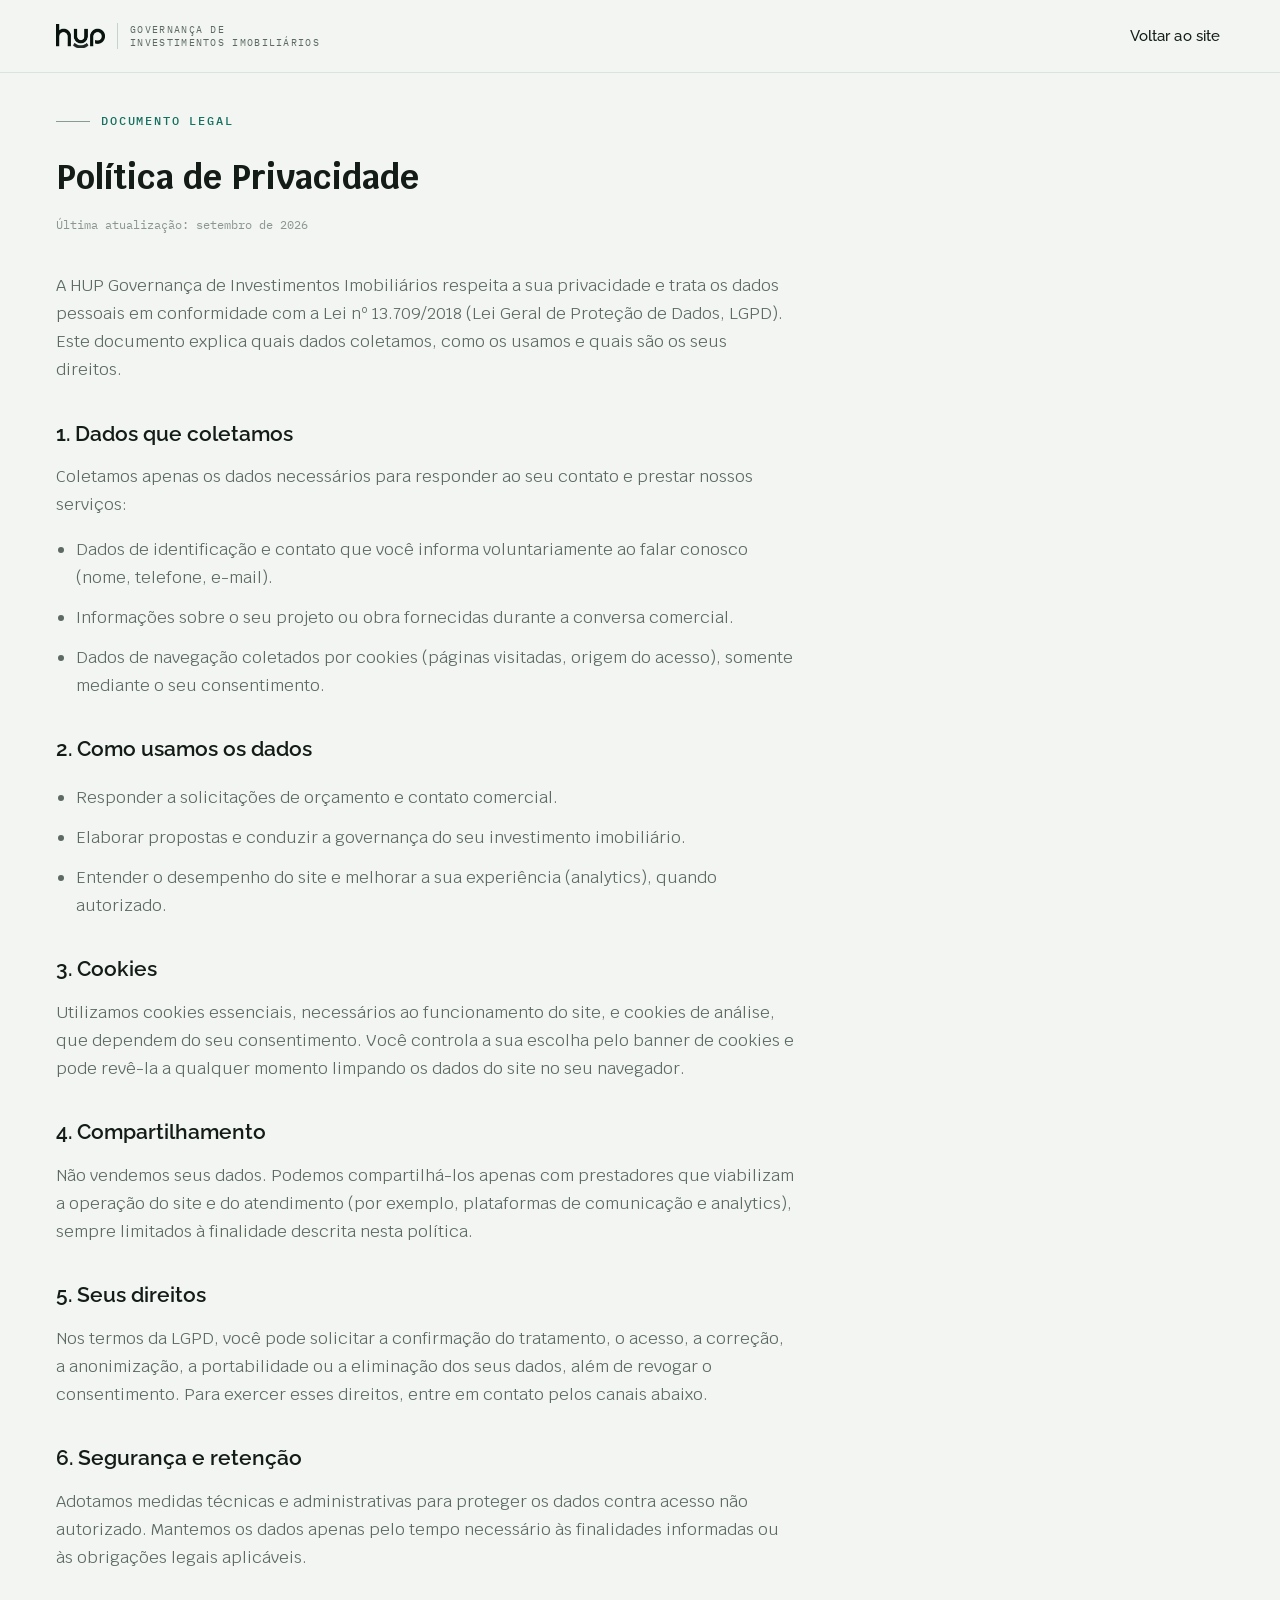
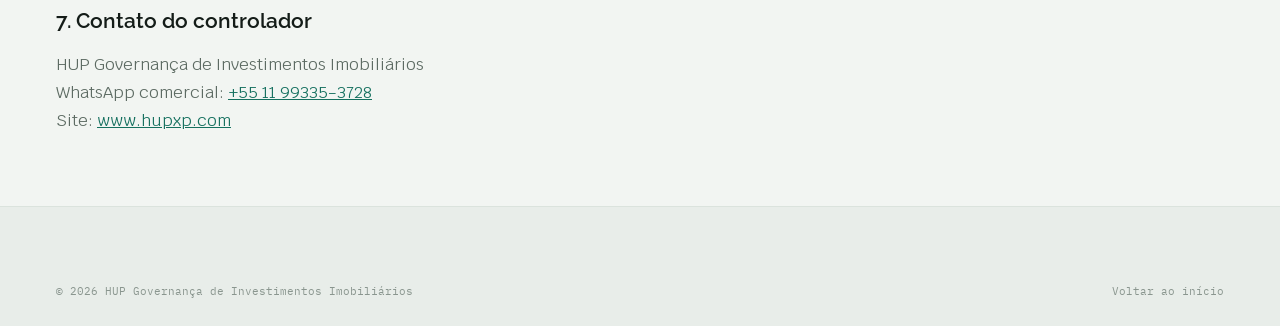
<file: deploy-vercel/privacidade.html>
<!DOCTYPE html>
<html lang="pt-BR">
<head>
<!-- BuildV: GTM -->
<script>(function(w,d,s,l,i){w[l]=w[l]||[];w[l].push({'gtm.start':
new Date().getTime(),event:'gtm.js'});var f=d.getElementsByTagName(s)[0],
j=d.createElement(s),dl=l!='dataLayer'?'&l='+l:'';j.async=true;j.src=
'https://www.googletagmanager.com/gtm.js?id='+i+dl;f.parentNode.insertBefore(j,f);
})(window,document,'script','dataLayer','GTM-534KFN2M');</script>
<!-- /BuildV: GTM -->
<meta charset="UTF-8">
<meta name="viewport" content="width=device-width, initial-scale=1">
<title>Política de Privacidade · HUP</title>
<meta name="description" content="Política de Privacidade da HUP Governança de Investimentos Imobiliários. Como coletamos, usamos e protegemos seus dados, em conformidade com a LGPD.">
<meta name="robots" content="index,follow">
<meta name="theme-color" content="#FFFFFF">
<link rel="preconnect" href="https://fonts.googleapis.com">
<link rel="preconnect" href="https://fonts.gstatic.com" crossorigin>
<link href="https://fonts.googleapis.com/css2?family=Raleway:wght@400;500;600;700&family=Krub:wght@400;500;600&family=IBM+Plex+Mono:wght@400;500&display=swap" rel="stylesheet">
<link rel="stylesheet" href="assets/css/styles.css">
</head>
<body>
<!-- BuildV: GTM (noscript) -->
<noscript><iframe src="https://www.googletagmanager.com/ns.html?id=GTM-534KFN2M"
height="0" width="0" style="display:none;visibility:hidden"></iframe></noscript>
<!-- /BuildV: GTM (noscript) -->
<header class="site-header" data-solid="true" style="position:fixed">
  <div class="container bar">
    <a class="brand" href="index.html" aria-label="HUP, página inicial">
      <img src="assets/img/logo-hup-ink.png" alt="HUP">
      <span class="tag">Governança de<br>investimentos imobiliários</span>
    </a>
    <a class="btn ghost" href="index.html"><span>Voltar ao site</span></a>
  </div>
</header>

<main class="legal">
  <div class="container">
    <div class="head">
      <p class="eyebrow" style="opacity:1"><span class="rule" style="transform:scaleX(1)"></span>Documento legal</p>
      <h1>Política de Privacidade</h1>
      <p class="updated">Última atualização: setembro de 2026</p>
    </div>
    <div class="body">
      <p>A HUP Governança de Investimentos Imobiliários respeita a sua privacidade e trata os dados pessoais em conformidade com a Lei nº 13.709/2018 (Lei Geral de Proteção de Dados, LGPD). Este documento explica quais dados coletamos, como os usamos e quais são os seus direitos.</p>

      <h2>1. Dados que coletamos</h2>
      <p>Coletamos apenas os dados necessários para responder ao seu contato e prestar nossos serviços:</p>
      <ul>
        <li>Dados de identificação e contato que você informa voluntariamente ao falar conosco (nome, telefone, e-mail).</li>
        <li>Informações sobre o seu projeto ou obra fornecidas durante a conversa comercial.</li>
        <li>Dados de navegação coletados por cookies (páginas visitadas, origem do acesso), somente mediante o seu consentimento.</li>
      </ul>

      <h2>2. Como usamos os dados</h2>
      <ul>
        <li>Responder a solicitações de orçamento e contato comercial.</li>
        <li>Elaborar propostas e conduzir a governança do seu investimento imobiliário.</li>
        <li>Entender o desempenho do site e melhorar a sua experiência (analytics), quando autorizado.</li>
      </ul>

      <h2>3. Cookies</h2>
      <p>Utilizamos cookies essenciais, necessários ao funcionamento do site, e cookies de análise, que dependem do seu consentimento. Você controla a sua escolha pelo banner de cookies e pode revê-la a qualquer momento limpando os dados do site no seu navegador.</p>

      <h2>4. Compartilhamento</h2>
      <p>Não vendemos seus dados. Podemos compartilhá-los apenas com prestadores que viabilizam a operação do site e do atendimento (por exemplo, plataformas de comunicação e analytics), sempre limitados à finalidade descrita nesta política.</p>

      <h2>5. Seus direitos</h2>
      <p>Nos termos da LGPD, você pode solicitar a confirmação do tratamento, o acesso, a correção, a anonimização, a portabilidade ou a eliminação dos seus dados, além de revogar o consentimento. Para exercer esses direitos, entre em contato pelos canais abaixo.</p>

      <h2>6. Segurança e retenção</h2>
      <p>Adotamos medidas técnicas e administrativas para proteger os dados contra acesso não autorizado. Mantemos os dados apenas pelo tempo necessário às finalidades informadas ou às obrigações legais aplicáveis.</p>

      <h2>7. Contato do controlador</h2>
      <p>HUP Governança de Investimentos Imobiliários<br>
      WhatsApp comercial: <a href="tel:+5511993353728">+55 11 99335&#8209;3728</a><br>
      Site: <a href="https://www.hupxp.com" target="_blank" rel="noopener">www.hupxp.com</a></p>
    </div>
  </div>
</main>

<footer class="site-footer" data-bg="dark">
  <div class="container">
    <div class="foot-bottom" style="border-top:0;margin-top:0">
      <span>© <span data-year>2026</span> HUP Governança de Investimentos Imobiliários</span>
      <a href="index.html">Voltar ao início</a>
    </div>
  </div>
</footer>
<script>document.querySelectorAll('[data-year]').forEach(function(e){e.textContent=new Date().getFullYear();});</script>
<!-- Mapa de calor do Painel BuildV: sem cookie e sem dado pessoal -->
<script src="https://painel-web-ebon.vercel.app/m.js" defer></script>
</body>
</html>
</file>
<file: deploy-vercel/assets/css/styles.css>
/* ============================================================
   HUP — Governança de Investimentos Imobiliários
   Direção: claro (branco predominante) + verdes da apresentação
   institucional (verde escuro + jade). Tech, maduro, dinâmico.
   Big numbers · parallax · cada seção cabe na janela (100svh).
   Space Grotesk (display/números) + Hanken Grotesk (corpo) + IBM Plex Mono (rótulos)
   ============================================================ */

:root{
  --paper:#F2F5F2; --paper-2:#E8EDE9; --paper-3:#DEE6E0;   /* papel off-white predominante */
  --ink:#141C18; --ink-2:#1C2723;                          /* grafite verde (seções escuras) */
  --forest:#0E4A3E;                                        /* verde escuro do deck: big numbers */
  --green:#15705F;                                         /* verde médio: links/acento (>=4.5:1) */
  --jade:#3BBBA0;                                          /* jade vivo (sobre escuro) */
  --sage:#A9BDB0; --sage-tint:#889C90; --sage-soft:#E3EBE5;/* sage suave (linhas, washes) */
  --line:#DBE3DD; --line-2:#C6D2CB;
  --muted:#5C6A62;                                         /* secundário no papel (5.4:1) */
  --muted-2:#8A968F;
  --cream:#EAF1EC;                                         /* texto sobre grafite */
  --disp:"Raleway",-apple-system,BlinkMacSystemFont,"Segoe UI",sans-serif;
  --sans:"Krub",-apple-system,BlinkMacSystemFont,"Segoe UI",Roboto,sans-serif;
  --mono:"IBM Plex Mono",ui-monospace,"SFMono-Regular",Menlo,monospace;
  --container:1280px;
  --pad:clamp(20px,4.5vw,56px);
  --hpad:72px;
  --e:cubic-bezier(.16,.84,.28,1);
  --e2:cubic-bezier(.4,0,.2,1);
  --sec:clamp(24px,3.2vh,44px);
  --grade:saturate(.96) contrast(1.02);
}

*{box-sizing:border-box}
html{scroll-behavior:auto;scroll-padding-top:var(--hpad);-webkit-text-size-adjust:100%;overflow-x:clip}
body{margin:0;background:var(--paper);color:var(--ink);overflow-x:clip;
  font-family:var(--sans);font-weight:400;font-size:16.5px;line-height:1.58;
  -webkit-font-smoothing:antialiased;text-rendering:optimizeLegibility}
img{max-width:100%;display:block}
a{color:inherit;text-decoration:none}
button{font-family:inherit;cursor:pointer}
figure,blockquote{margin:0}
p{margin:0}
::selection{background:var(--green);color:#fff}
:focus-visible{outline:2px solid var(--green);outline-offset:3px}

/* ---------- type ---------- */
.disp{font-family:var(--disp);font-weight:500;line-height:1.03;letter-spacing:-.022em;text-wrap:balance}
.d1{font-size:clamp(2.3rem,5.2vw,4.4rem);font-weight:500}
.d2{font-size:clamp(1.85rem,3.6vw,3.2rem);font-weight:500}
.d3{font-size:clamp(1.45rem,2.4vw,2.15rem);font-weight:500}
.d4{font-size:clamp(1.1rem,1.45vw,1.4rem);font-weight:600;letter-spacing:-.012em}
.lede{font-size:clamp(1rem,1.25vw,1.18rem);line-height:1.5;color:var(--muted);max-width:56ch}
.mono{font-family:var(--mono);letter-spacing:.02em}
.label{font-family:var(--mono);font-size:11.5px;letter-spacing:.18em;text-transform:uppercase;color:var(--green)}
strong,.strong{font-weight:600;color:var(--ink)}
.gr{color:var(--green)}

/* big number utility */
.big{font-family:var(--disp);font-weight:600;line-height:.9;letter-spacing:-.03em;color:var(--forest);font-variant-numeric:tabular-nums}
.big .u,.big .pct{font-family:var(--mono);font-weight:400;font-size:.32em;letter-spacing:0;color:var(--green);vertical-align:super}
.big .to{font-size:.42em;color:var(--green);font-family:var(--sans);vertical-align:middle;padding:0 .12em}

/* eyebrow — marcador CARET (chevron), sem ::before */
.eyebrow{display:flex;align-items:center;gap:11px;font-family:var(--mono);font-size:11.5px;
  letter-spacing:.16em;text-transform:uppercase;color:var(--green);font-weight:500;margin:0 0 22px}
.eyebrow .cv{width:13px;height:9px;flex:none;color:var(--green);opacity:0;transform:translateY(3px);
  transition:opacity .7s var(--e),transform .7s var(--e)}
.in-view .eyebrow .cv{opacity:1;transform:none}
.eyebrow .rule{display:inline-block;width:34px;height:1px;background:var(--sage-tint);transform:scaleX(0);transform-origin:left;transition:transform 1s var(--e)}
.in-view .eyebrow .rule{transform:scaleX(1)}
.on-dark .eyebrow,.on-dark .eyebrow .cv{color:var(--jade)}
.on-dark .eyebrow .rule{background:#3a4a43}

/* layout */
.container{width:100%;max-width:var(--container);margin:0 auto;padding:0 var(--pad)}
.chapter{position:relative;min-height:100svh;display:flex;flex-direction:column;justify-content:center;
  padding:calc(var(--hpad) + var(--sec)) 0 var(--sec)}
.pad-2{background:var(--paper-2)}
.on-dark{background:var(--ink);color:var(--cream)}
.on-dark .lede{color:#AEC4BC}.on-dark .muted{color:#94A9A1}
.on-dark .big{color:#fff}.on-dark .big .u,.on-dark .big .pct,.on-dark .big .to{color:var(--jade)}
.frame-tag{position:fixed;left:0;top:50%;transform:translateY(-50%) rotate(180deg);z-index:40;
  writing-mode:vertical-rl;font-family:var(--mono);font-size:10.5px;letter-spacing:.32em;text-transform:uppercase;
  color:var(--muted-2);padding:0 6px;pointer-events:none}
@media(max-width:1240px){.frame-tag{display:none}}

/* buttons — pílula com CAMADA/eco deslocado atrás da ponta (modelo do cliente) */
.btn{position:relative;display:inline-flex;align-items:center;gap:16px;
  font-family:var(--disp);font-weight:500;font-size:.95rem;letter-spacing:.005em;
  border:0;background:transparent;color:var(--ink);transition:transform .18s var(--e2)}
.btn .arw{width:16px;height:16px;flex:none;stroke-width:2.3;transition:transform .4s var(--e)}
.btn:active{transform:scale(.985)}
/* variante sólida (pílula + detalhe de arco na curva direita) */
.btn:not(.ghost){background:var(--forest);color:#fff;border-radius:999px;padding:15px 26px;min-height:54px;--bd:#0A3A30;
  transition:background .4s var(--e2),transform .18s var(--e2)}
/* arco CONCÊNTRICO com a tampa direita da pílula, ~5px para fora, só na curva direita
   (apenas a borda direita colorida = quarto direito do anel; leve rotação p/ inclinar ao pé) */
.btn:not(.ghost)::after{content:"";position:absolute;top:-5px;bottom:-5px;right:-5px;aspect-ratio:1;border-radius:50%;
  border:2.5px solid transparent;border-right-color:var(--bd);transform:rotate(22deg);
  transition:transform .4s var(--e);pointer-events:none}
.btn:not(.ghost):hover{background:#12634F}
.btn:not(.ghost):hover::after{transform:rotate(22deg) scale(.96)}
.btn:not(.ghost):hover .arw{transform:translateX(4px)}
/* variante clara (Frame 1): branco + chevron verde, arco sage */
.btn.light,.hero .btn:not(.ghost),.on-dark .btn:not(.ghost){background:#fff;color:var(--forest);--bd:var(--sage-tint)}
.btn.light .arw,.hero .btn:not(.ghost) .arw,.on-dark .btn:not(.ghost) .arw{color:var(--forest)}
.btn.light:hover,.hero .btn:not(.ghost):hover,.on-dark .btn:not(.ghost):hover{background:#EDF2EE}
/* ghost = texto + sublinhado (secundário) */
.btn.ghost{padding:15px 4px;min-height:48px}
.btn.ghost .ln{position:absolute;left:4px;right:4px;bottom:9px;height:1px;background:var(--sage-tint);transform-origin:left;transition:transform .4s var(--e),background .4s}
.btn.ghost:hover{color:var(--green)}.btn.ghost:hover .ln{background:var(--green)}
.on-dark .btn.ghost{color:var(--cream)}.on-dark .btn.ghost .ln{background:#3a4a43}.on-dark .btn.ghost:hover{color:var(--jade)}.on-dark .btn.ghost:hover .ln{background:var(--jade)}

/* ============================================================ HEADER */
.site-header{position:fixed;inset:0 0 auto 0;z-index:80;transition:transform .5s var(--e2),background .5s var(--e2),border-color .5s var(--e2),box-shadow .5s;border-bottom:1px solid transparent}
.site-header .bar{display:flex;align-items:center;justify-content:space-between;height:var(--hpad);transition:height .4s var(--e2)}
.site-header[data-solid="true"]{background:rgba(242,245,242,.88);backdrop-filter:blur(16px) saturate(1.4);border-bottom-color:var(--line)}
.site-header[data-hidden="true"]{transform:translateY(-100%)}
.brand{display:flex;align-items:center;gap:12px}
.brand img{height:24px;width:auto}
.brand .lw{display:none}
/* transparent (sobre o hero) -> conteúdo claro; sólido -> escuro */
.site-header:not([data-solid="true"]) .brand .li{display:none}
.site-header:not([data-solid="true"]) .brand .lw{display:block}
.site-header:not([data-solid="true"]) .brand .tag{color:rgba(255,255,255,.62);border-left-color:rgba(255,255,255,.28)}
.site-header:not([data-solid="true"]) .nav a{color:rgba(255,255,255,.82)}
.site-header:not([data-solid="true"]) .nav a .no{color:var(--sage)}
.site-header:not([data-solid="true"]) .nav a:hover,.site-header:not([data-solid="true"]) .nav a[aria-current="true"]{color:#fff}
.site-header:not([data-solid="true"]) .nav a .u{background:var(--sage)}
.site-header:not([data-solid="true"]) .burger span{background:#fff}
.brand .tag{font-family:var(--mono);font-size:10px;letter-spacing:.13em;text-transform:uppercase;color:var(--muted);border-left:1px solid var(--line-2);padding-left:12px;line-height:1.3}
@media(max-width:660px){.brand .tag{display:none}}
.nav{display:flex;align-items:center;gap:32px}
.nav a{font-family:var(--disp);font-weight:500;font-size:15px;letter-spacing:.005em;color:var(--muted);position:relative;padding:6px 0;transition:color .3s}
.nav a .no{display:none}
.nav a:hover,.nav a[aria-current="true"]{color:var(--ink)}
.nav a .u{position:absolute;left:0;right:0;bottom:0;height:1px;background:var(--green);transform:scaleX(0);transform-origin:left;transition:transform .4s var(--e)}
.nav a:hover .u,.nav a[aria-current="true"] .u{transform:scaleX(1)}
.burger{display:none;flex-direction:column;gap:5px;width:44px;height:44px;align-items:center;justify-content:center;background:none;border:0}
.burger span{width:22px;height:1.6px;background:var(--ink);transition:transform .4s var(--e)}
@media(max-width:1020px){.nav-links,.header-cta{display:none}.burger{display:flex}}
.logo-invert{filter:brightness(0) saturate(100%) invert(9%) sepia(18%) saturate(1200%) hue-rotate(105deg)}

.progress{position:fixed;left:0;top:0;height:2px;z-index:81;width:100%;transform:scaleX(0);transform-origin:left;background:var(--green);pointer-events:none}

/* drawer */
.drawer{position:fixed;inset:0;z-index:90;visibility:hidden;pointer-events:none;overflow:hidden}
.drawer .scrim{position:absolute;inset:0;background:rgba(10,22,17,.4);opacity:0;transition:opacity .5s var(--e2)}
.drawer .panel{position:absolute;right:0;top:0;bottom:0;width:min(88vw,400px);background:var(--paper);border-left:1px solid var(--line);transform:translateX(100%);transition:transform .55s var(--e);display:flex;flex-direction:column;padding:24px var(--pad)}
.drawer.open{visibility:visible;pointer-events:auto}
.drawer.open .scrim{opacity:1}.drawer.open .panel{transform:none}
.drawer .d-top{display:flex;justify-content:space-between;align-items:center;margin-bottom:34px}
.drawer .d-close{background:none;border:0;color:var(--ink);font-size:28px;width:40px;height:40px;line-height:1}
.drawer nav{display:flex;flex-direction:column}
.drawer nav a{padding:16px 0;border-top:1px solid var(--line);font-family:var(--disp);font-weight:500;font-size:1.5rem;display:flex;gap:14px;align-items:baseline}
.drawer nav a:last-child{border-bottom:1px solid var(--line)}
.drawer nav a .no{display:none}
.drawer .d-foot{margin-top:auto;padding-top:22px}
.drawer .d-foot .btn{width:100%;justify-content:center}
.drawer .d-foot .contact{margin-top:16px;font-family:var(--mono);font-size:12px;color:var(--muted);line-height:2}

/* ============================================================ HERO (full-bleed, parallax) */
.hero-wrap{position:relative}
.hero{position:relative;min-height:100svh;display:flex;flex-direction:column;justify-content:flex-end;overflow:hidden}
.hero .media{position:absolute;inset:0;z-index:0}
.hero .media img{width:100%;height:100%;object-fit:cover;filter:var(--grade);transform:scale(1.05);will-change:transform}
.hero .veil{position:absolute;inset:0;z-index:1;background:
  linear-gradient(180deg,rgba(18,26,22,.5) 0%,rgba(18,26,22,.14) 26%,rgba(18,26,22,.42) 58%,rgba(18,26,22,.92) 100%),
  linear-gradient(82deg,rgba(18,26,22,.66) 0%,rgba(18,26,22,.2) 44%,rgba(18,26,22,0) 78%)}
.hero .chev{display:none}
.hero .inner{position:relative;z-index:2;width:100%;padding-bottom:clamp(28px,5vh,54px);padding-top:calc(var(--hpad) + 40px)}
.hero .kick{margin-bottom:22px}
.hero .kick,.hero .kick .cv{color:var(--sage)}
.hero .kick .rule{background:rgba(211,216,212,.4)}
.hero h1{margin:0 0 20px;max-width:20ch;color:#fff}
.hero h1 .gr{color:var(--sage)}
.hero .sub{max-width:52ch;color:#D6E0DA;font-size:clamp(1.02rem,1.35vw,1.24rem)}
.hero .actions{display:flex;flex-wrap:wrap;gap:8px 18px;margin-top:30px;align-items:center}
.hero .btn.ghost{background:transparent;color:#fff}.hero .btn.ghost .ln{background:rgba(255,255,255,.4)}.hero .btn.ghost:hover{color:var(--sage)}.hero .btn.ghost:hover .ln{background:var(--sage)}
.hero .creds{display:grid;grid-template-columns:repeat(3,1fr);margin-top:clamp(26px,4.5vh,50px);border-top:1px solid rgba(211,216,212,.22)}
.hero .creds .c{display:flex;gap:12px;padding:20px 24px 4px 0;color:#CFD9D3;font-size:14.5px;line-height:1.45}
.hero .creds .c + .c{border-left:1px solid rgba(211,216,212,.22);padding-left:26px}
.hero .creds .c .cv{width:13px;height:9px;flex:none;color:var(--sage);margin-top:5px}
.hero .creds .c b{color:#fff;font-weight:600}
@media(max-width:820px){
  .hero .creds{grid-template-columns:1fr;border-top:0}
  .hero .creds .c{border-top:1px solid rgba(211,216,212,.18);padding:14px 0 4px}
  .hero .creds .c + .c{border-left:0;padding-left:0}
}

/* ============================================================ MANIFESTO */
.manifesto .stmt{max-width:20ch}
.manifesto .stmt .l{display:block;color:var(--muted-2);transition:color .8s var(--e)}
.manifesto .stmt .l.on{color:var(--ink)}
.manifesto .stmt .l .gr{color:var(--green)}
.manifesto .foot{display:grid;grid-template-columns:1fr 1fr;gap:36px;margin-top:clamp(28px,4vh,52px);align-items:end}
.manifesto .foot .note{color:var(--muted);border-left:2px solid var(--green);padding-left:22px;max-width:46ch}
@media(max-width:820px){.manifesto .foot{grid-template-columns:1fr;gap:22px}}

/* section head */
.head-row{margin-bottom:clamp(26px,3.6vh,48px)}
.head-row .lede{margin-top:20px;max-width:66ch}

/* ============================================================ MÉTODO (big numbers) */
.pillars{display:grid;grid-template-columns:repeat(4,1fr);gap:0}
.pillar{padding:26px 26px 24px 0;border-left:1px solid var(--line);padding-left:26px}
.pillar:first-child{border-left:0;padding-left:0}
.pillar .n{font-family:var(--disp);font-weight:600;font-size:clamp(2.4rem,3.4vw,3.4rem);color:var(--paper-3);line-height:1;letter-spacing:-.03em;margin-bottom:16px;transition:color .6s var(--e)}
.in-view .pillar .n{color:var(--forest)}
.pillar h3{margin:0 0 10px}
.pillar p{color:var(--muted);font-size:.94rem;line-height:1.5}
@media(max-width:900px){.pillars{grid-template-columns:1fr 1fr;gap:0 24px}.pillar{padding:20px 0 18px 24px}.pillar:nth-child(3){border-left:0;padding-left:0}}
@media(max-width:520px){.pillars{grid-template-columns:1fr}.pillar,.pillar:nth-child(3){border-left:0;padding-left:0;padding:18px 0;border-top:1px solid var(--line)}.pillar:first-child{border-top:0}}

/* ============================================================ BREAK (parallax) */
.break{position:relative;height:clamp(360px,56svh,560px);display:flex;align-items:flex-end;overflow:hidden}
.break .media{position:absolute;inset:-12% 0;z-index:0}
.break .media img{width:100%;height:100%;object-fit:cover;filter:var(--grade);will-change:transform}
.break .veil{position:absolute;inset:0;z-index:1;background:linear-gradient(180deg,rgba(10,22,17,.05),rgba(10,22,17,.15) 45%,rgba(10,22,17,.82))}
.break .inner{position:relative;z-index:2;padding-bottom:clamp(26px,4vh,44px);padding-top:60px;color:#fff}
.break .inner .eyebrow{color:var(--jade)}.break .inner .eyebrow .rule{background:var(--jade)}
.break h2{max-width:20ch;color:#fff}
.break .lede{margin-top:14px;color:#D4E4DE}

/* ============================================================ IMPACTO (big number gigante, seção escura) */
.impact .row{display:grid;grid-template-columns:1.15fr .85fr;gap:clamp(28px,5vw,72px);align-items:center}
.impact .figure{font-size:clamp(3.4rem,15vw,12rem)}
.impact .caption{max-width:40ch}
.impact .caption .src{display:block;margin-top:14px;font-family:var(--mono);font-size:11px;color:var(--muted);line-height:1.7;letter-spacing:.02em}
.on-dark .impact .caption .src{color:#7C9086}
.trio{display:grid;grid-template-columns:repeat(3,1fr);gap:0;margin-top:clamp(26px,4vh,48px)}
.trio .t{padding:22px 24px 0 0;border-left:1px solid #23362e;padding-left:24px}
.trio .t:first-child{border-left:0;padding-left:0}
.trio .t .tn{font-size:clamp(1.9rem,3vw,2.6rem);margin-bottom:8px}
.trio .t p{color:#94A9A1;font-size:.92rem}
@media(max-width:820px){.impact .row{grid-template-columns:1fr;gap:18px}.trio{grid-template-columns:1fr}.trio .t,.trio .t:first-child{border-left:0;padding:16px 0 0}}

/* ============================================================ SOLUÇÕES (linhas + número) */
.services{border-top:1px solid var(--line)}
.srow{display:grid;grid-template-columns:74px 1fr 1.05fr;gap:clamp(14px,2.5vw,40px);padding:clamp(15px,2vh,26px) 0;border-bottom:1px solid var(--line);align-items:center;position:relative;transition:background .4s}
.srow .n{font-family:var(--disp);font-weight:600;font-size:1.5rem;color:var(--line-2);transition:color .4s}
.srow:hover{background:var(--paper-2)}
.srow:hover .n{color:var(--green)}
.srow h3{margin:0}
.srow .desc{color:var(--muted);font-size:.96rem}
.srow .tags{display:flex;flex-wrap:wrap;gap:7px;margin-top:9px}
.srow .tags span{font-family:var(--mono);font-size:10.5px;letter-spacing:.04em;text-transform:uppercase;color:var(--green);background:var(--sage-soft);padding:4px 9px;border-radius:100px}
.srow .bar{position:absolute;left:0;bottom:-1px;height:2px;width:100%;background:var(--green);transform:scaleX(0);transform-origin:left;transition:transform .6s var(--e)}
.srow:hover .bar{transform:scaleX(1)}
@media(max-width:820px){.srow{grid-template-columns:48px 1fr;gap:12px}.srow .desc{grid-column:1/-1;padding-left:60px}}
@media(max-width:520px){.srow .desc{padding-left:0}}

/* ============================================================ SPLIT */
.split{display:grid;grid-template-columns:1fr 1fr;gap:clamp(26px,5vw,64px);align-items:center}
.split>*{min-width:0}
.split .fig{position:relative;overflow:hidden;border-radius:6px}
.split .fig img{width:100%;aspect-ratio:4/5;max-height:60svh;object-fit:cover;filter:var(--grade);transition:transform 1.4s var(--e);will-change:transform}
.split .fig .cap{position:absolute;left:0;bottom:0;background:var(--paper);padding:10px 16px;font-family:var(--mono);font-size:11px;letter-spacing:.1em;text-transform:uppercase;color:var(--green)}
.steps-v{margin-top:20px;display:flex;flex-direction:column}
.steps-v .sv{display:grid;grid-template-columns:96px 1fr;gap:14px;padding:12px 0;border-top:1px solid var(--line)}
.steps-v .sv>*{min-width:0}
.steps-v .sv:last-child{border-bottom:1px solid var(--line)}
.steps-v .sv .who{font-family:var(--mono);font-size:11px;letter-spacing:.08em;text-transform:uppercase;color:var(--green);padding-top:3px}
.steps-v .sv h4{margin:0 0 2px;font-family:var(--disp);font-weight:600;font-size:1.02rem}
.steps-v .sv p{color:var(--muted);font-size:.92rem}
@media(max-width:820px){.split{grid-template-columns:1fr;gap:24px}.split .fig img{aspect-ratio:16/10;max-height:46svh}}

/* ============================================================ CASOS (ledger, big eff) */
.cases{border-top:1px solid var(--line-2)}
.case{display:grid;grid-template-columns:1.5fr 1fr 1fr .9fr;gap:24px;padding:clamp(14px,2vh,22px) 0;border-bottom:1px solid var(--line);align-items:center}
.case>*{min-width:0}
.case.h{padding:10px 0;border-bottom:1px solid var(--line-2)}
.case.h span{font-family:var(--mono);font-size:11px;letter-spacing:.12em;text-transform:uppercase;color:var(--muted-2)}
.case .obj h4{font-family:var(--disp);font-weight:600;font-size:1.12rem;margin-bottom:4px}
.case .obj .meta{font-family:var(--mono);font-size:12px;color:var(--muted)}
.case .val{font-family:var(--mono);font-size:1rem}
.case .val.ref{color:var(--muted-2);text-decoration:line-through}
.case .lbl{display:none}
.case .eff{font-family:var(--disp);font-weight:600;font-size:clamp(1.6rem,2.6vw,2.2rem);color:var(--forest);letter-spacing:-.02em}
.case .eff .pct{font-family:var(--mono);font-weight:400;font-size:.42em;vertical-align:super;color:var(--green)}
.cases .disc{margin-top:16px;font-family:var(--mono);font-size:11px;color:var(--muted-2);line-height:1.75;max-width:84ch}
@media(max-width:760px){
  .case.h{display:none}
  .case{grid-template-columns:1fr auto;gap:5px 18px;padding:16px 0}
  .case .obj{grid-column:1/-1;margin-bottom:4px}
  .case .lbl{display:block;font-family:var(--mono);font-size:10px;letter-spacing:.1em;text-transform:uppercase;color:var(--muted-2)}
  .case .val,.case .eff{justify-self:end}
}

/* ============================================================ TECNOLOGIA */
.tech .grid{display:grid;grid-template-columns:1fr 1fr;gap:clamp(28px,5vw,60px);align-items:center}
.phones{display:grid;grid-template-columns:repeat(3,1fr);gap:clamp(6px,1vw,16px);align-items:center;perspective:1500px}
.phones .ph{position:relative;border-radius:clamp(20px,2.4vw,30px);padding:clamp(4px,.55vw,7px);
  background:linear-gradient(155deg,#26362f 0%,#101b16 46%,#0a120f 100%);
  box-shadow:0 34px 60px -30px rgba(6,14,10,.7),0 6px 16px -8px rgba(6,14,10,.5),inset 0 0 0 1px rgba(255,255,255,.07),inset 0 1px 1px rgba(255,255,255,.12);
  transition:transform .55s var(--e),box-shadow .55s var(--e);will-change:transform}
/* dynamic island */
.phones .ph::before{content:"";position:absolute;top:clamp(9px,1.1vw,14px);left:50%;transform:translateX(-50%);
  width:34%;max-width:58px;height:clamp(8px,.9vw,11px);border-radius:20px;background:#04100b;z-index:3;
  box-shadow:inset 0 0 0 1px rgba(255,255,255,.05)}
/* reflexo de vidro */
.phones .ph::after{content:"";position:absolute;inset:clamp(4px,.55vw,7px);border-radius:clamp(16px,2vw,24px);
  pointer-events:none;z-index:2;background:linear-gradient(135deg,rgba(255,255,255,.16),rgba(255,255,255,0) 30%,rgba(255,255,255,0) 78%,rgba(255,255,255,.06))}
.phones .ph img{display:block;width:100%;aspect-ratio:9/19.5;object-fit:cover;object-position:top;
  border-radius:clamp(16px,2vw,24px);filter:none}
/* leque dinamico */
.phones .ph:nth-child(1){transform:rotate(-4.5deg) translateY(14px);z-index:1}
.phones .ph:nth-child(2){transform:translateY(-16px) scale(1.05);z-index:2}
.phones .ph:nth-child(3){transform:rotate(4.5deg) translateY(14px);z-index:1}
.phones .ph:hover{transform:translateY(-8px) rotate(0deg) scale(1.06);z-index:4;
  box-shadow:0 46px 80px -34px rgba(6,14,10,.8),0 10px 22px -10px rgba(6,14,10,.55),inset 0 0 0 1px rgba(255,255,255,.09),inset 0 1px 1px rgba(255,255,255,.14)}
.tech .flist{margin-top:20px;display:flex;flex-direction:column}
.tech .flist .f{padding:14px 0;border-top:1px solid var(--line);display:grid;grid-template-columns:auto 1fr;gap:14px}
.tech .flist .f>*{min-width:0}
.tech .flist .f:last-child{border-bottom:1px solid var(--line)}
.tech .flist .f .ic{width:28px;height:28px;color:var(--green);flex:none}
.tech .flist .f h4{margin:0 0 2px;font-family:var(--disp);font-weight:600;font-size:1.02rem}
.tech .flist .f p{color:var(--muted);font-size:.92rem}
@media(max-width:820px){.tech .grid{grid-template-columns:1fr;gap:28px}.phones{max-width:440px}
  .phones .ph:nth-child(1){transform:rotate(-3deg) translateY(8px)}
  .phones .ph:nth-child(2){transform:translateY(-9px) scale(1.03)}
  .phones .ph:nth-child(3){transform:rotate(3deg) translateY(8px)}}

/* ============================================================ PORTFÓLIO (cena horizontal) */
.pf-scene{position:relative;--pf-w:clamp(280px,32vw,440px);--pf-gut:calc((100% - min(100%, var(--container)))/2 + var(--pad))}
.pf-sticky{position:relative;overflow:hidden;background:var(--paper-2)}
.pf-track{display:flex;gap:clamp(16px,2vw,28px);align-items:flex-start;height:100svh;will-change:transform;position:relative;z-index:2;
  padding-top:calc(var(--hpad) + clamp(30px,11vh,120px));padding-bottom:0;padding-right:var(--pad);
  padding-left:calc(var(--pf-gut) + var(--pf-w) + clamp(24px,3vw,52px))}
.pf-intro{position:absolute;left:0;top:0;bottom:0;z-index:4;width:calc(var(--pf-gut) + var(--pf-w));
  padding:calc(var(--hpad) + clamp(30px,11vh,120px)) 30px 36px var(--pf-gut);
  background:var(--paper-2);display:flex;flex-direction:column;justify-content:flex-start}
.pf-fade{position:absolute;top:0;bottom:0;z-index:3;pointer-events:none;left:calc(var(--pf-gut) + var(--pf-w));width:clamp(64px,9vw,150px);
  background:linear-gradient(90deg,var(--paper-2),rgba(232,237,233,.82) 26%,rgba(232,237,233,0));
  -webkit-backdrop-filter:blur(7px);backdrop-filter:blur(7px);
  -webkit-mask-image:linear-gradient(90deg,#000,#000 32%,transparent);mask-image:linear-gradient(90deg,#000,#000 32%,transparent)}
.pcard{flex:0 0 auto;width:clamp(280px,36vw,440px);text-align:left;background:none;border:0;padding:0;color:inherit;display:block}
.pcard .cover{display:block;position:relative;overflow:hidden;aspect-ratio:4/5;background:var(--paper-3);border-radius:6px}
.pcard .cover img{width:100%;height:100%;object-fit:cover;filter:var(--grade);transition:transform 1.2s var(--e)}
.pcard:hover .cover img,.pcard:focus-visible .cover img{transform:scale(1.05)}
.pcard .cover .idx{position:absolute;left:0;top:0;background:var(--paper);color:var(--forest);font-family:var(--disp);font-weight:600;font-size:1rem;padding:6px 12px}
.pcard .cover .zoom{position:absolute;right:12px;bottom:12px;width:40px;height:40px;border-radius:50%;background:rgba(255,255,255,.92);color:var(--forest);display:flex;align-items:center;justify-content:center;opacity:0;transform:translateY(6px);transition:opacity .4s,transform .4s var(--e);font-size:20px}
.pcard:hover .cover .zoom,.pcard:focus-visible .cover .zoom{opacity:1;transform:none}
.pcard .meta{padding:13px 2px 4px;display:flex;flex-direction:column;gap:5px}
.pcard .meta .city{font-family:var(--mono);font-size:11px;letter-spacing:.1em;text-transform:uppercase;color:var(--green)}
.pcard .meta h3{margin:0;font-family:var(--disp);font-weight:600;font-size:1.25rem}
.pcard .meta .scope{color:var(--muted);font-size:.88rem;display:-webkit-box;-webkit-line-clamp:2;-webkit-box-orient:vertical;overflow:hidden}
.pf-hint{position:absolute;right:var(--pad);bottom:24px;z-index:3;font-family:var(--mono);font-size:11px;letter-spacing:.14em;text-transform:uppercase;color:var(--muted);display:flex;gap:8px;align-items:center}
.pf-hint .ar{color:var(--green)}
.pf-filter{display:flex;flex-wrap:wrap;gap:8px;margin-top:22px}
.pf-f{font-family:var(--mono);font-size:11px;letter-spacing:.08em;text-transform:uppercase;color:var(--green);background:var(--sage-soft);border:1px solid transparent;padding:8px 15px;border-radius:100px;transition:background .3s,color .3s,border-color .3s}
.pf-f:hover{border-color:var(--line-2)}
.pf-f.is-active{background:var(--forest);color:#fff;border-color:var(--forest)}
.pcard.is-hidden{display:none}
.pf-end{flex:0 0 clamp(24px,5vw,80px);align-self:stretch}
@media(max-width:900px){.pf-end{display:none}}
@media(max-width:900px){
  .pf-scene{min-height:auto;padding:var(--sec) 0}
  .pf-sticky{overflow:visible;background:transparent}
  .pf-track{display:grid;grid-template-columns:1fr 1fr;height:auto;padding:0 var(--pad);gap:16px;align-items:start}
  .pf-intro{position:static;width:auto;padding:0 var(--pad) 12px;background:transparent}
  .pf-track .pcard{width:auto;min-width:0}
  .pf-fade{display:none}
  .pf-hint{display:none}
}
@media(max-width:560px){.pf-track{grid-template-columns:1fr}.pcard .cover{aspect-ratio:16/11}}

/* lightbox */
.lb{position:fixed;inset:0;z-index:100;background:rgba(8,18,14,.96);backdrop-filter:blur(6px);display:flex;flex-direction:column;visibility:hidden;opacity:0;transition:opacity .4s var(--e2),visibility .4s}
.lb.open{visibility:visible;opacity:1}
.lb .lb-top{display:flex;justify-content:space-between;align-items:center;padding:20px var(--pad);color:var(--cream)}
.lb .lb-top .ttl{font-family:var(--mono);font-size:12px;letter-spacing:.12em;text-transform:uppercase;color:#9fb3ab}
.lb .lb-top .ttl b{color:var(--jade);font-weight:500}
.lb .lb-close{background:none;border:0;color:var(--cream);font-size:28px;width:44px;height:44px;line-height:1}
.lb .stage{flex:1;position:relative;display:flex;align-items:center;justify-content:center;padding:0 clamp(8px,4vw,70px) 30px;min-height:0}
.lb .stage img{max-width:100%;max-height:100%;width:auto;height:auto;min-width:0;min-height:0;object-fit:contain;border-radius:4px;opacity:0;transition:opacity .35s}
.lb .stage img.on{opacity:1}
.lb .nav{position:absolute;top:50%;transform:translateY(-50%);width:52px;height:52px;border-radius:50%;background:rgba(255,255,255,.08);border:1px solid rgba(255,255,255,.2);color:#fff;font-size:20px;display:flex;align-items:center;justify-content:center;transition:background .3s}
.lb .nav:hover{background:var(--jade);color:#06231C}
.lb .prev{left:clamp(8px,3vw,34px)}.lb .next{right:clamp(8px,3vw,34px)}
.lb .nav.hide{display:none}

/* ============================================================ LIDERANÇA */
.leaders{display:grid;grid-template-columns:repeat(3,1fr);gap:0}
.leader{padding:24px 26px 22px 0;border-left:1px solid var(--line);padding-left:26px}
.leader:first-child{border-left:0;padding-left:0}
.leader .role{font-family:var(--mono);font-size:11px;letter-spacing:.14em;text-transform:uppercase;color:var(--green);margin-bottom:12px}
.leader h3{margin:0 0 10px;font-family:var(--disp);font-weight:600;font-size:1.3rem}
.leader p{color:var(--muted);font-size:.93rem;line-height:1.5}
.leader .track{display:flex;flex-wrap:wrap;gap:6px;margin-top:14px}
.leader .track span{font-family:var(--mono);font-size:10.5px;color:var(--green);background:var(--sage-soft);padding:4px 9px;border-radius:100px}
@media(max-width:900px){.leaders{grid-template-columns:1fr}.leader,.leader:first-child{border-left:0;padding:20px 0;border-top:1px solid var(--line)}.leader:first-child{border-top:0}}

/* ============================================================ CLIENTES (marquee) */
.clients{overflow:hidden;border-top:1px solid var(--line);border-bottom:1px solid var(--line);background:var(--paper-2)}
.marquee{display:flex;width:max-content;animation:marq 44s linear infinite}
.clients:hover .marquee{animation-play-state:paused}
.marquee .m{font-family:var(--disp);font-weight:600;font-size:clamp(1.3rem,2.4vw,2rem);color:var(--line-2);padding:22px clamp(20px,3vw,44px);white-space:nowrap;transition:color .4s;letter-spacing:-.01em}
.marquee .m .dot{color:var(--green)}
.clients:hover .marquee .m:hover{color:var(--forest)}
@keyframes marq{to{transform:translateX(-50%)}}

/* ============================================================ CTA */
.cta .wrap{display:grid;grid-template-columns:1fr 1fr;gap:clamp(30px,6vw,72px);align-items:center}
.cta .lede{margin-top:20px;color:#B7CCC4}
.cta .actions{margin-top:28px;display:flex;flex-wrap:wrap;gap:12px}
.steps{position:relative;padding-left:38px}
.steps .spine{position:absolute;left:12px;top:6px;bottom:6px;width:2px;background:#22362e;overflow:hidden}
.steps .spine i{position:absolute;inset:0;background:var(--jade);transform:scaleY(0);transform-origin:top;transition:transform 1.3s var(--e)}
.in-view .steps .spine i{transform:scaleY(1)}
.step{position:relative;padding:0 0 24px}.step:last-child{padding-bottom:0}
.step .dot{position:absolute;left:-38px;top:0;width:26px;height:26px;border-radius:50%;background:var(--ink-2);border:1px solid #2f4b41;display:flex;align-items:center;justify-content:center;font-family:var(--mono);font-size:11px;color:var(--jade);opacity:0;transform:scale(.7);transition:opacity .5s var(--e),transform .5s var(--e),border-color .5s}
.step .txt{opacity:0;transform:translateY(10px);transition:opacity .6s var(--e),transform .6s var(--e)}
.in-view .step .dot{opacity:1;transform:none;border-color:var(--jade)}
.in-view .step .txt{opacity:1;transform:none}
.in-view .step:nth-child(2) .dot,.in-view .step:nth-child(2) .txt{transition-delay:.16s}
.in-view .step:nth-child(3) .dot,.in-view .step:nth-child(3) .txt{transition-delay:.32s}
.in-view .step:nth-child(4) .dot,.in-view .step:nth-child(4) .txt{transition-delay:.48s}
.step h4{margin:0 0 4px;font-family:var(--disp);font-weight:600;font-size:1.12rem;color:#fff}
.step p{color:#94A9A1;font-size:.94rem}
@media(max-width:820px){.cta .wrap{grid-template-columns:1fr;gap:34px}}

/* ============================================================ FOOTER */
.site-footer{background:var(--paper-2);border-top:1px solid var(--line);padding:clamp(40px,6vh,72px) 0 26px}
.foot-grid{display:grid;grid-template-columns:1.5fr 1fr 1fr 1.1fr;gap:32px}
.site-footer .brand img{height:28px}
.site-footer .about{color:var(--muted);max-width:34ch;margin-top:16px;font-size:.93rem}
.foot-col h5{font-family:var(--mono);font-size:11px;letter-spacing:.14em;text-transform:uppercase;color:var(--muted-2);margin:0 0 16px;font-weight:500}
.foot-col a{display:block;color:var(--muted);padding:5px 0;font-size:.93rem;transition:color .3s}
.foot-col a:hover{color:var(--green)}
.foot-bottom{display:flex;justify-content:space-between;gap:20px;flex-wrap:wrap;margin-top:clamp(34px,5vh,56px);padding-top:22px;border-top:1px solid var(--line);font-family:var(--mono);font-size:11px;color:var(--muted-2)}
.foot-bottom a{color:var(--muted-2)}.foot-bottom a:hover{color:var(--green)}
@media(max-width:900px){.foot-grid{grid-template-columns:1fr 1fr;gap:26px}}
@media(max-width:520px){.foot-grid{grid-template-columns:1fr}}

/* cookie */
.cookie{position:fixed;left:0;right:0;bottom:0;z-index:95;transform:translateY(120%);transition:transform .6s var(--e);pointer-events:none;padding:0 12px 12px}
.cookie.show{transform:none;pointer-events:auto}
.cookie .box{margin:0 auto;max-width:var(--container);background:var(--ink);color:var(--cream);padding:18px 22px;border-radius:8px;display:grid;grid-template-columns:1fr auto;gap:20px;align-items:center;box-shadow:0 24px 50px -24px rgba(10,22,17,.5)}
.cookie p{color:#B7CCC4;font-size:.88rem;line-height:1.5}
.cookie p a{color:var(--jade);text-decoration:underline;text-underline-offset:2px}
.cookie .acts{display:flex;gap:10px;flex-wrap:wrap}
.cookie .btn{padding:11px 20px;font-size:.85rem;background:var(--jade);color:#06231C}
.cookie .btn:hover{background:#3fd0b3}
.cookie .btn.ghost{background:transparent;color:var(--cream);border:1px solid #2f4b41}
@media(max-width:640px){.cookie .box{grid-template-columns:1fr;gap:14px}.cookie .acts .btn{flex:1;justify-content:center}}

/* legal */
.legal{padding:calc(var(--hpad) + 40px) 0 60px}
.legal .head{margin-bottom:36px}
.legal h1{margin-bottom:12px}
.legal .body{max-width:74ch}
.legal .body h2{font-family:var(--disp);font-weight:600;font-size:1.3rem;margin:34px 0 12px}
.legal .body p,.legal .body li{color:var(--muted);margin-bottom:12px;line-height:1.7}
.legal .body ul{padding-left:20px}
.legal .body a{color:var(--green);text-decoration:underline}
.legal .updated{font-family:var(--mono);font-size:12px;color:var(--muted-2)}

/* ============================================================ MOTION */
html[data-motion] [data-reveal]{opacity:0;transform:translateY(22px);transition:opacity .9s var(--e),transform .9s var(--e)}
html[data-motion] [data-reveal="soft"]{transform:none}
html[data-motion] [data-reveal="left"]{transform:translateX(-24px)}
html[data-motion] [data-reveal="right"]{transform:translateX(24px)}
html[data-motion] [data-reveal].seen{opacity:1;transform:none}
html[data-motion] .word-wrap{display:inline-block;overflow:hidden;vertical-align:top;padding-bottom:.08em}
html[data-motion] .word-wrap i{display:inline-block;font-style:inherit;transform:translateY(110%);transition:transform .9s var(--e)}
html[data-motion] .in-view .word-wrap i,html[data-motion] .word-wrap.seen i{transform:none}
.word-wrap,.word-wrap i{overflow-wrap:anywhere}

.hero-scene[data-pin="on"] .hero-sticky,
.pf-scene[data-pin="on"] .pf-sticky{position:sticky;top:0;height:100svh}

@media(prefers-reduced-motion:reduce){
  *{animation:none!important;transition:none!important;scroll-behavior:auto!important}
  html[data-motion] [data-reveal],html[data-motion] .word-wrap i{opacity:1!important;transform:none!important}
  .marquee{animation:none}
}
</file>
